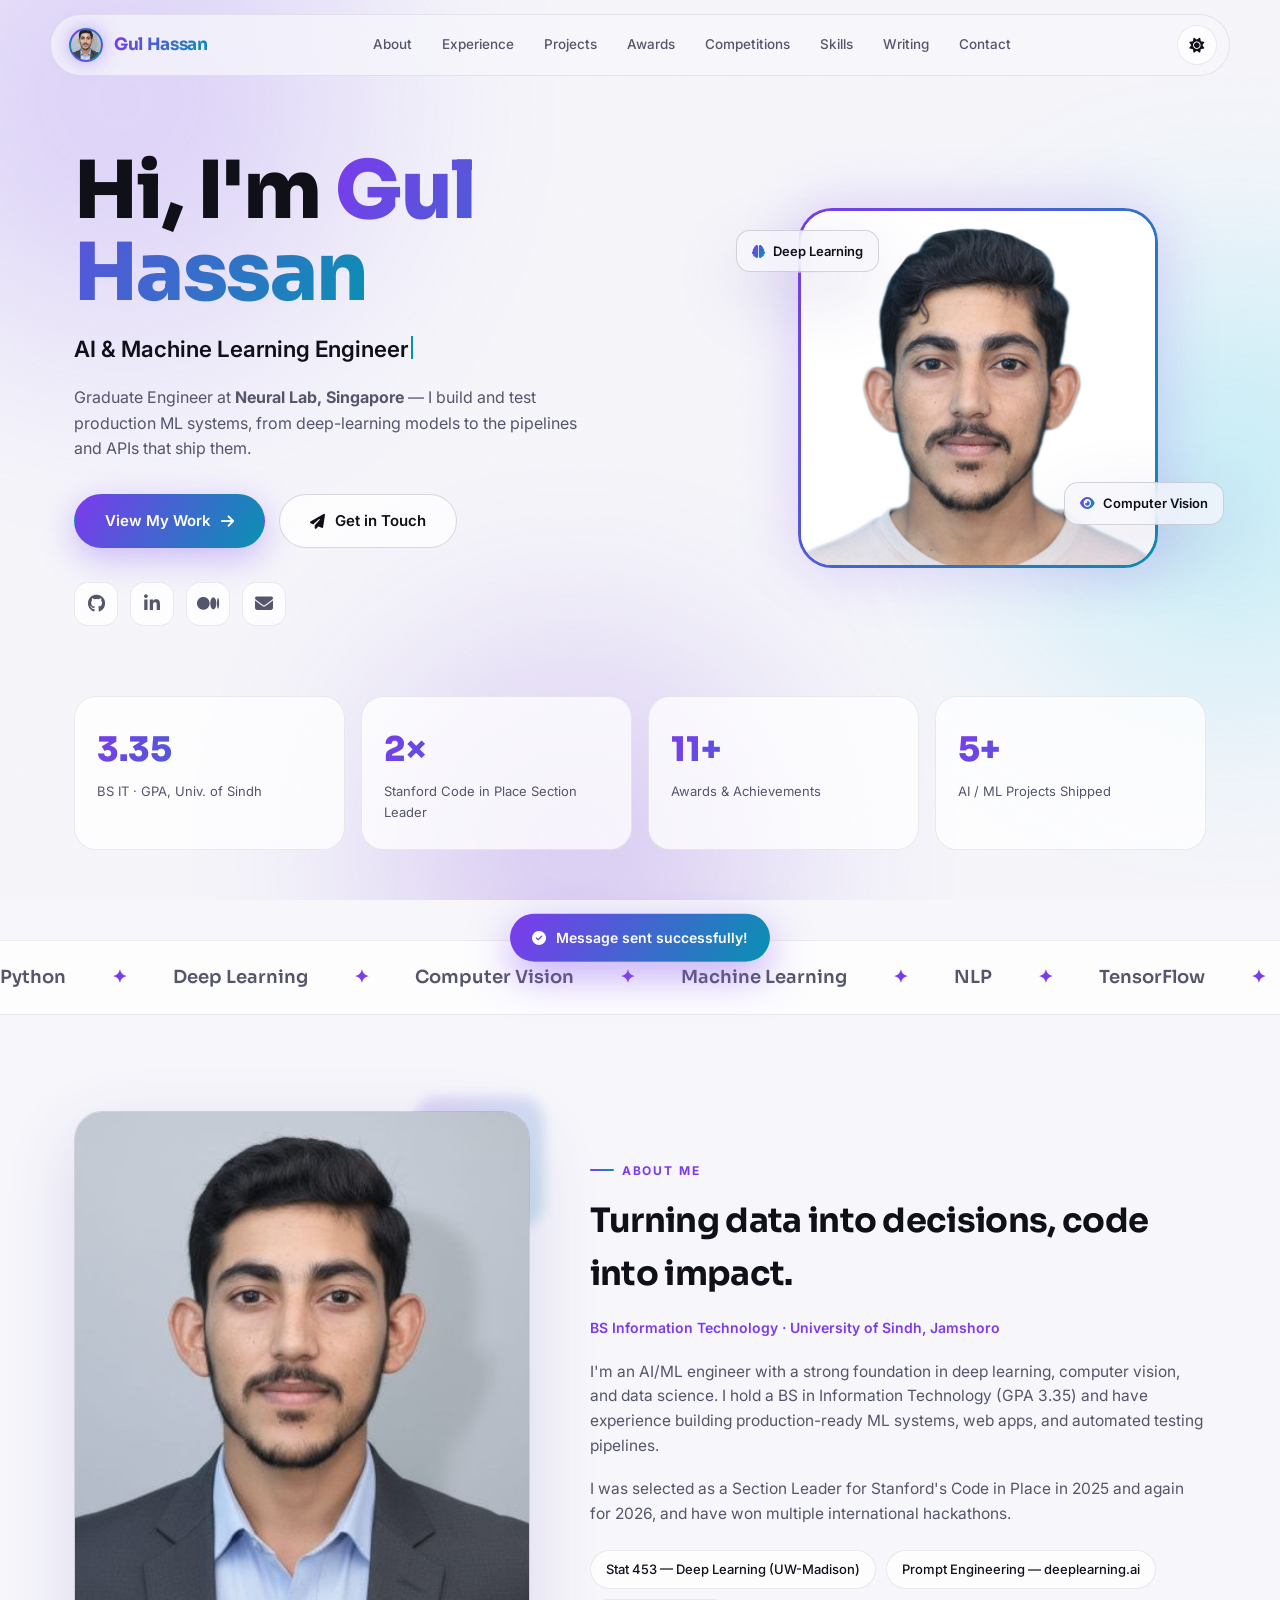
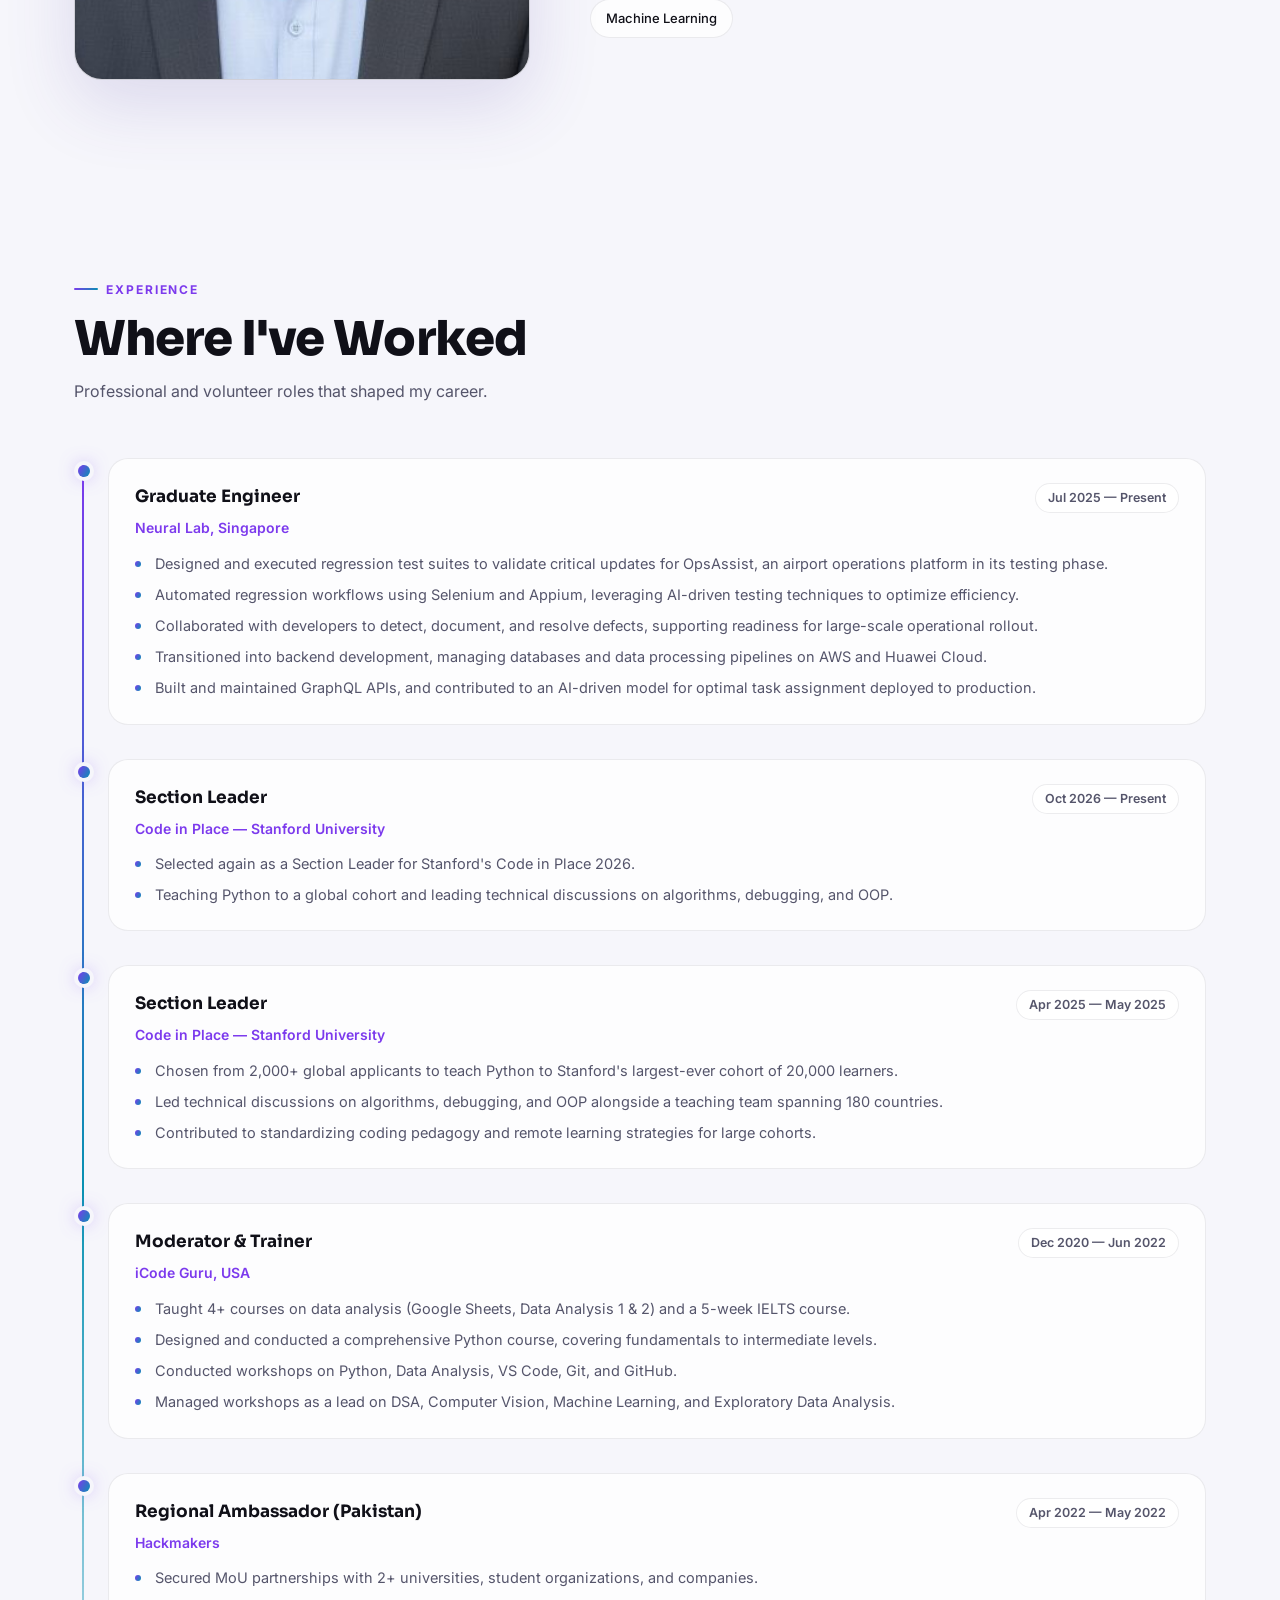
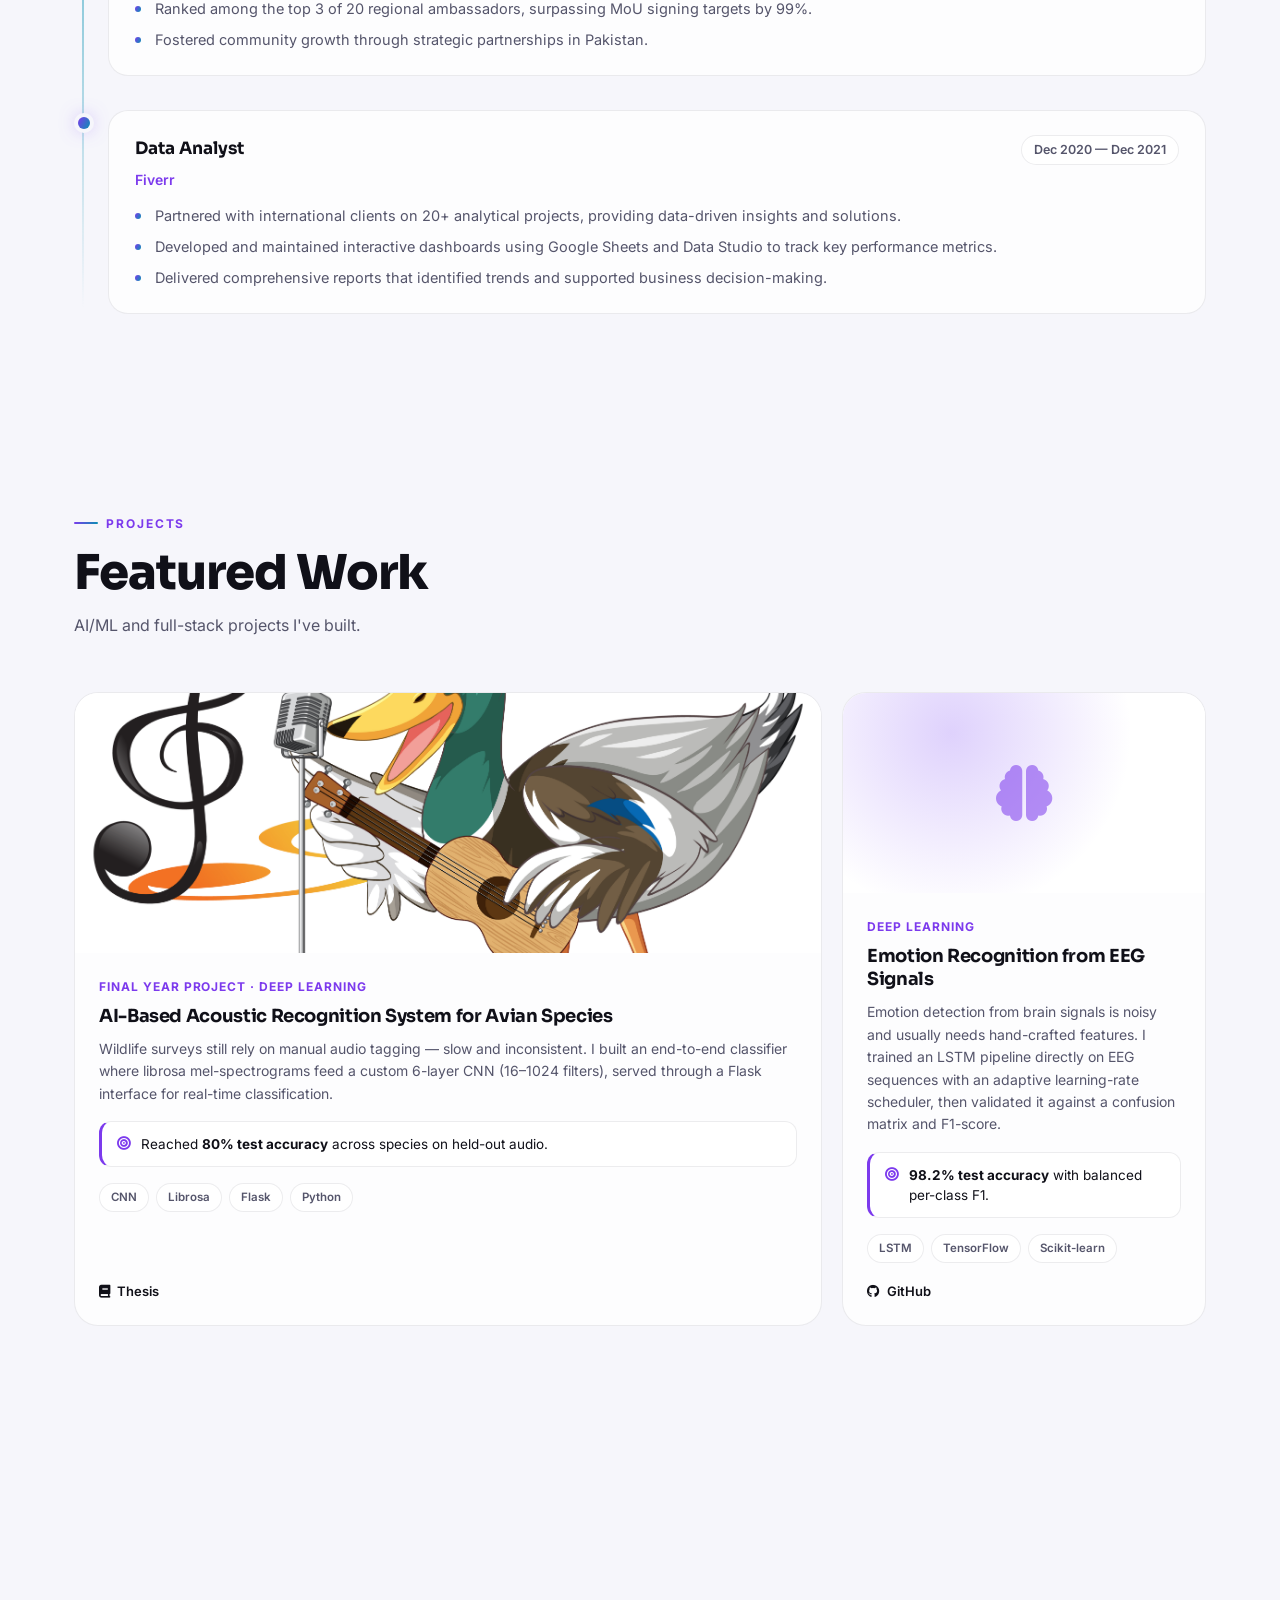
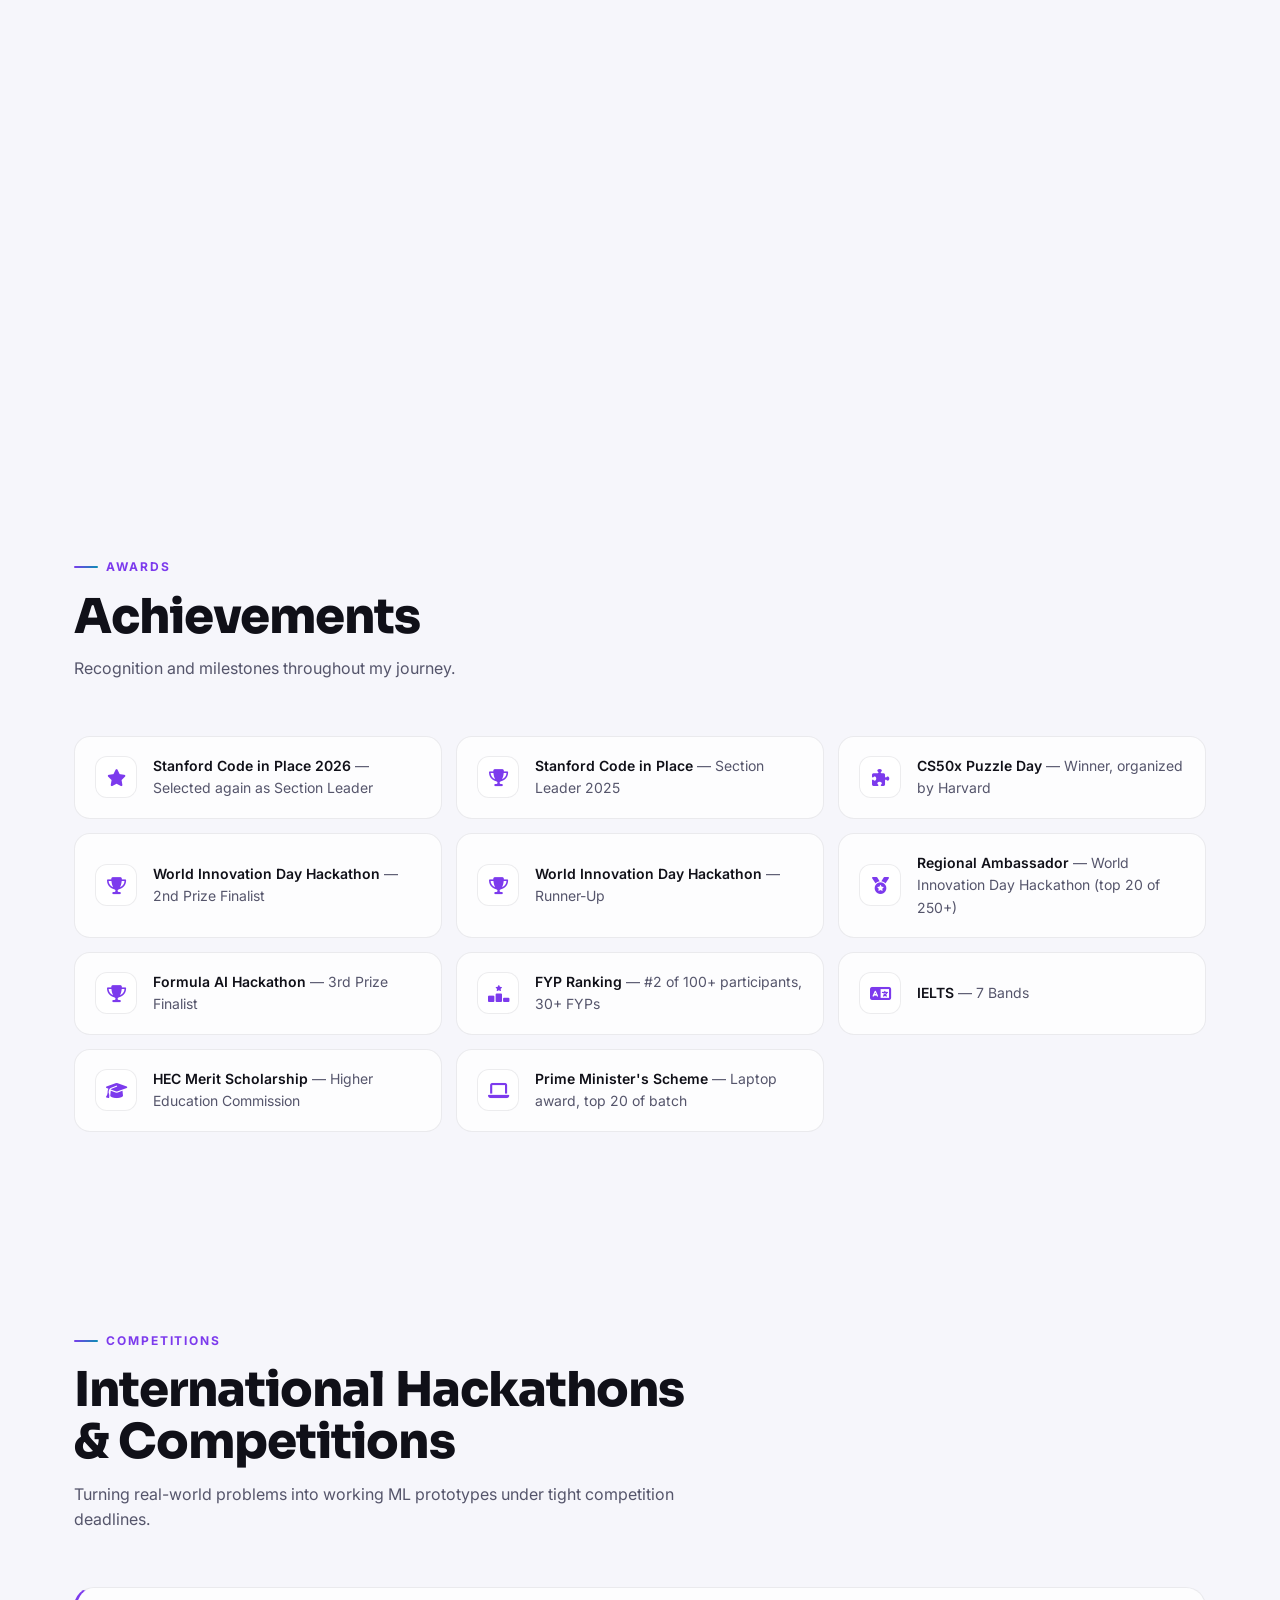
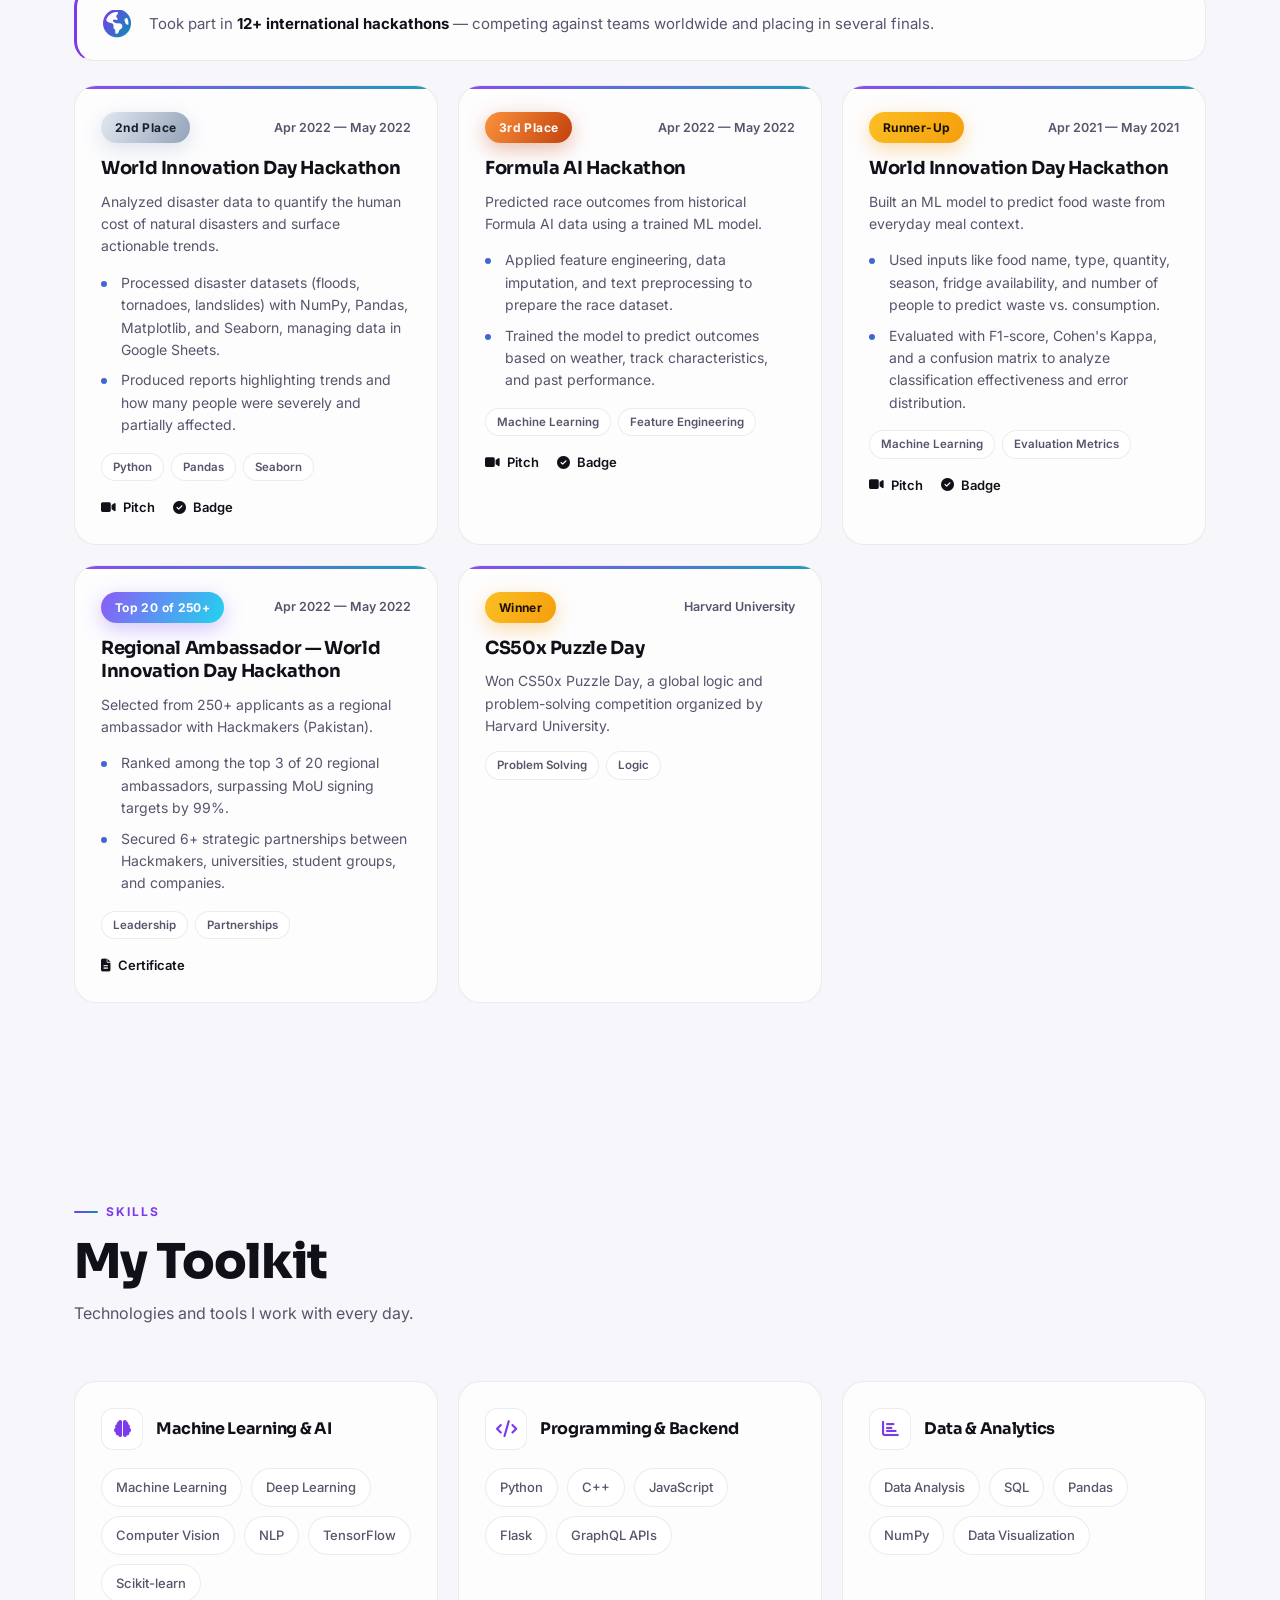
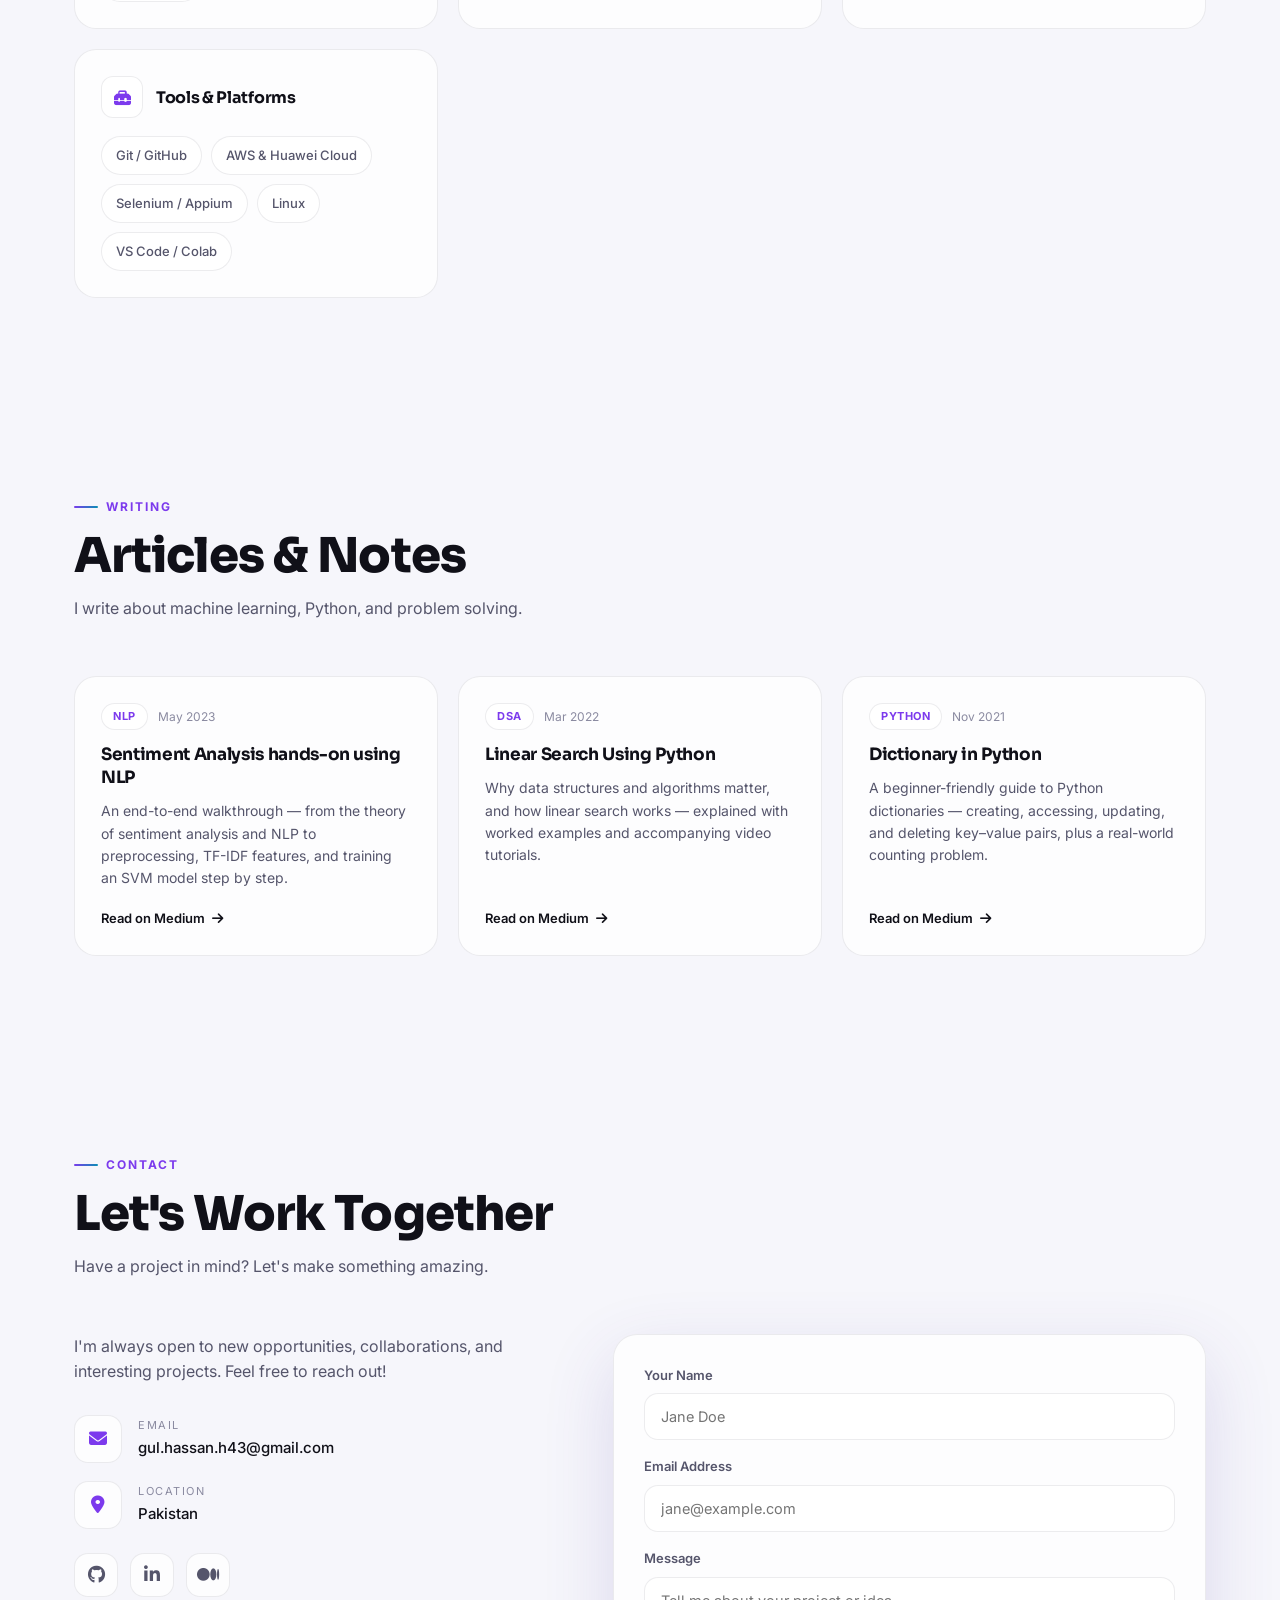
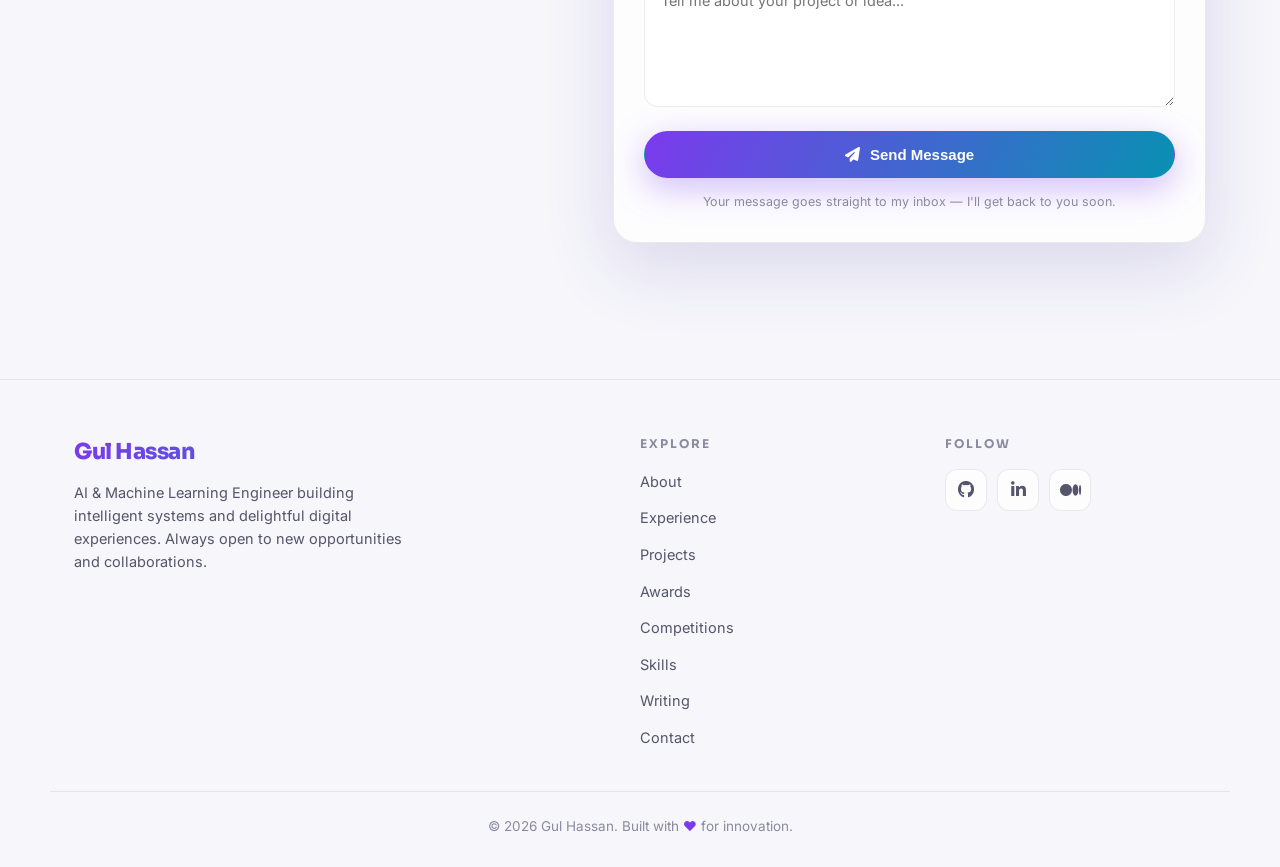
<file: index.html>
<!DOCTYPE html>
<html lang="en">
<head>
<meta charset="UTF-8" />
<meta name="viewport" content="width=device-width, initial-scale=1.0" />
<title>Gul Hassan — AI &amp; Machine Learning Engineer</title>
<meta name="description" content="Gul Hassan — AI & Machine Learning Engineer specializing in deep learning, computer vision, and production ML systems." />
<meta name="author" content="Gul Hassan" />
<link rel="canonical" href="https://gulhassan786.github.io/new.html" />
<meta property="og:type" content="website" />
<meta property="og:site_name" content="Gul Hassan — Portfolio" />
<meta property="og:title" content="Gul Hassan — AI & Machine Learning Engineer" />
<meta property="og:description" content="Graduate Engineer at Neural Lab. I build and test production ML systems — deep learning, computer vision, and data pipelines." />
<meta property="og:url" content="https://gulhassan786.github.io/new.html" />
<meta property="og:image" content="https://gulhassan786.github.io/assets/img/new.jpg" />
<meta name="twitter:card" content="summary_large_image" />
<meta name="twitter:title" content="Gul Hassan — AI & Machine Learning Engineer" />
<meta name="twitter:description" content="Graduate Engineer at Neural Lab. I build and test production ML systems — deep learning, computer vision, and data pipelines." />
<meta name="twitter:image" content="https://gulhassan786.github.io/assets/img/new.jpg" />
<script type="application/ld+json">
{
  "@context": "https://schema.org",
  "@type": "Person",
  "name": "Gul Hassan",
  "jobTitle": "Graduate Engineer",
  "worksFor": { "@type": "Organization", "name": "Neural Lab, Singapore" },
  "email": "gul.hassan.h43@gmail.com",
  "url": "https://gulhassan786.github.io/new.html",
  "image": "https://gulhassan786.github.io/assets/img/new.jpg",
  "address": { "@type": "PostalAddress", "addressCountry": "Pakistan" },
  "alumniOf": { "@type": "CollegeOrUniversity", "name": "University of Sindh, Jamshoro" },
  "knowsAbout": ["Machine Learning", "Deep Learning", "Computer Vision", "Natural Language Processing", "Data Analysis"],
  "sameAs": [
    "https://github.com/Gulhassan786",
    "https://www.linkedin.com/in/gul-hassan-7b188b202/",
    "https://medium.com/@gulhassanh49"
  ]
}
</script>
<link rel="icon" type="image/svg+xml" href="assets/img/favicon.svg" />
<link rel="alternate icon" type="image/png" href="assets/img/profile-icon.png" />
<link rel="apple-touch-icon" href="assets/img/profile-icon.png" />
<link rel="preconnect" href="https://fonts.googleapis.com" />
<link rel="preconnect" href="https://fonts.gstatic.com" crossorigin />
<link href="https://fonts.googleapis.com/css2?family=Sora:wght@300;400;500;600;700;800&family=Inter:wght@300;400;500;600;700&display=swap" rel="stylesheet" />
<link rel="stylesheet" href="https://cdnjs.cloudflare.com/ajax/libs/font-awesome/6.5.2/css/all.min.css" />
<script>
  (function () {
    var t = null;
    try { t = localStorage.getItem('theme'); } catch (e) {}
    if (t !== 'light' && t !== 'dark') {
      t = (window.matchMedia && window.matchMedia('(prefers-color-scheme: dark)').matches) ? 'dark' : 'light';
    }
    document.documentElement.setAttribute('data-theme', t);
  })();
</script>
<style>
  :root {
    color-scheme: dark;
    --bg: #07070b;
    --bg-soft: #0c0c14;
    --surface: rgba(255,255,255,0.035);
    --surface-2: rgba(255,255,255,0.06);
    --border: rgba(255,255,255,0.08);
    --border-strong: rgba(255,255,255,0.16);
    --text: #f4f4f9;
    --muted: #9d9db4;
    --muted-2: #6f6f86;
    --primary: #8b5cf6;
    --primary-2: #7c3aed;
    --accent: #22d3ee;
    --grad: linear-gradient(120deg, #8b5cf6, #22d3ee);
    --nav-bg: rgba(7,7,11,0.7);
    --shadow: 0 24px 70px rgba(0,0,0,0.55);
    --glow: 0 0 60px rgba(139,92,246,0.35);
  }

  [data-theme="light"] {
    color-scheme: light;
    --bg: #f6f6fb;
    --bg-soft: #ffffff;
    --surface: rgba(255,255,255,0.75);
    --surface-2: rgba(255,255,255,0.95);
    --border: rgba(16,16,40,0.08);
    --border-strong: rgba(16,16,40,0.16);
    --text: #101018;
    --muted: #55556b;
    --muted-2: #8a8aa0;
    --primary: #7c3aed;
    --primary-2: #6d28d9;
    --accent: #0891b2;
    --grad: linear-gradient(120deg, #7c3aed, #0891b2);
    --nav-bg: rgba(246,246,251,0.75);
    --shadow: 0 24px 70px rgba(80,60,160,0.16);
    --glow: 0 0 60px rgba(124,58,237,0.22);
  }

  * { margin: 0; padding: 0; box-sizing: border-box; }

  html { scroll-behavior: smooth; }

  body {
    font-family: 'Inter', system-ui, -apple-system, sans-serif;
    background: var(--bg);
    color: var(--text);
    line-height: 1.6;
    overflow-x: hidden;
    transition: background 0.4s ease, color 0.4s ease;
  }

  h1, h2, h3, h4, .brand span { font-family: 'Sora', sans-serif; letter-spacing: -0.02em; }

  a { color: inherit; }

  ::selection { background: rgba(139,92,246,0.35); }

  ::-webkit-scrollbar { width: 9px; }
  ::-webkit-scrollbar-track { background: var(--bg); }
  ::-webkit-scrollbar-thumb { background: linear-gradient(180deg, var(--primary), var(--accent)); border-radius: 99px; }

  .progress {
    position: fixed; top: 0; left: 0; height: 2px; width: 0;
    background: var(--grad); z-index: 999; transition: width 0.08s linear;
  }

  .aurora { position: fixed; inset: 0; z-index: -2; overflow: hidden; pointer-events: none; }
  .aurora span {
    position: absolute; border-radius: 50%; filter: blur(110px); opacity: 0.5;
    animation: float 18s ease-in-out infinite;
  }
  .aurora span:nth-child(1) { width: 480px; height: 480px; background: #8b5cf6; top: -140px; left: -120px; }
  .aurora span:nth-child(2) { width: 420px; height: 420px; background: #22d3ee; top: 30%; right: -160px; animation-delay: -6s; }
  .aurora span:nth-child(3) { width: 380px; height: 380px; background: #6d28d9; bottom: -140px; left: 30%; animation-delay: -11s; }
  [data-theme="light"] .aurora span { opacity: 0.22; }

  .grain {
    position: fixed; inset: 0; z-index: -1; pointer-events: none; opacity: 0.035;
    background-image: url("data:image/svg+xml,%3Csvg xmlns='http://www.w3.org/2000/svg' width='140' height='140'%3E%3Cfilter id='n'%3E%3CfeTurbulence type='fractalNoise' baseFrequency='0.9' numOctaves='3'/%3E%3C/filter%3E%3Crect width='100%25' height='100%25' filter='url(%23n)'/%3E%3C/svg%3E");
  }

  .cursor-glow {
    position: fixed; width: 500px; height: 500px; border-radius: 50%;
    pointer-events: none; z-index: 0; opacity: 0; transition: opacity 0.4s;
    background: radial-gradient(circle, rgba(139,92,246,0.12), transparent 62%);
    transform: translate(-50%, -50%);
  }

  .wrap { max-width: 1180px; margin: 0 auto; padding: 0 24px; }

  .nav {
    position: fixed; top: 0; left: 0; right: 0; z-index: 500;
    transition: all 0.4s ease;
  }
  .nav-inner {
    max-width: 1180px; margin: 14px auto 0; padding: 10px 12px 10px 18px;
    display: flex; align-items: center; justify-content: space-between; gap: 18px;
    background: var(--nav-bg); backdrop-filter: blur(18px); -webkit-backdrop-filter: blur(18px);
    border: 1px solid var(--border); border-radius: 100px;
    transition: all 0.4s ease;
  }
  .nav.scrolled .nav-inner { margin-top: 8px; box-shadow: var(--shadow); border-color: var(--border-strong); }

  .brand { display: flex; align-items: center; gap: 11px; text-decoration: none; font-weight: 700; font-size: 17px; }
  .brand img {
    width: 34px; height: 34px; border-radius: 50%; object-fit: cover;
    border: 2px solid transparent; background: var(--grad);
    box-shadow: 0 0 18px rgba(139,92,246,0.5);
  }
  .brand span { background: var(--grad); -webkit-background-clip: text; background-clip: text; -webkit-text-fill-color: transparent; }

  .nav-links { display: flex; align-items: center; gap: 4px; }
  .nav-links a {
    position: relative; padding: 9px 13px; border-radius: 100px; font-size: 13.5px; font-weight: 500;
    text-decoration: none; color: var(--muted); transition: all 0.3s;
  }
  .nav-links a:hover { color: var(--text); background: var(--surface-2); }
  .nav-links a.active { color: var(--text); background: var(--surface-2); }
  .nav-links a.active::after {
    content: ''; position: absolute; bottom: 5px; left: 50%; transform: translateX(-50%);
    width: 4px; height: 4px; border-radius: 50%; background: var(--grad);
  }

  .nav-actions { display: flex; align-items: center; gap: 8px; }
  .btn-cv {
    display: inline-flex; align-items: center; gap: 8px; padding: 9px 18px; border-radius: 100px;
    font-size: 13px; font-weight: 600; text-decoration: none; color: #fff;
    background: var(--grad); box-shadow: 0 6px 22px rgba(139,92,246,0.4); transition: transform 0.3s, box-shadow 0.3s;
  }
  .btn-cv:hover { transform: translateY(-2px); box-shadow: 0 10px 30px rgba(139,92,246,0.55); }
  .icon-btn {
    width: 40px; height: 40px; border-radius: 50%; border: 1px solid var(--border);
    background: var(--surface); color: var(--text); cursor: pointer; font-size: 15px;
    display: inline-flex; align-items: center; justify-content: center; transition: all 0.3s;
  }
  .icon-btn:hover { border-color: var(--border-strong); background: var(--surface-2); transform: translateY(-2px); }
  .burger { display: none; }

  .btn {
    display: inline-flex; align-items: center; justify-content: center; gap: 10px;
    padding: 14px 30px; border-radius: 100px; font-size: 15px; font-weight: 600;
    text-decoration: none; cursor: pointer; border: 1px solid transparent; transition: all 0.3s ease;
  }
  .btn-primary { background: var(--grad); color: #fff; box-shadow: 0 10px 34px rgba(139,92,246,0.4); }
  .btn-primary:hover { transform: translateY(-3px); box-shadow: 0 16px 44px rgba(139,92,246,0.55); }
  .btn-ghost { background: var(--surface); color: var(--text); border-color: var(--border-strong); }
  .btn-ghost:hover { background: var(--surface-2); transform: translateY(-3px); }

  .hero { position: relative; padding: 150px 0 90px; overflow: hidden; }
  .hero-grid {
    display: grid; grid-template-columns: 1.15fr 0.85fr; gap: 60px; align-items: center;
  }
  .pill {
    display: inline-flex; align-items: center; gap: 9px; padding: 8px 16px; border-radius: 100px;
    font-size: 13px; font-weight: 500; color: var(--text);
    background: var(--surface); border: 1px solid var(--border); margin-bottom: 22px;
  }
  .pill .dot { width: 8px; height: 8px; border-radius: 50%; background: #34d399; box-shadow: 0 0 0 0 rgba(52,211,153,0.6); animation: pulse 2s infinite; }

  .hero h1 { font-size: clamp(2.8rem, 6.5vw, 5rem); font-weight: 800; line-height: 1.02; margin-bottom: 18px; }
  .hero h1 .grad { background: var(--grad); -webkit-background-clip: text; background-clip: text; -webkit-text-fill-color: transparent; }
  .role { font-size: clamp(1.05rem, 2.2vw, 1.4rem); font-weight: 600; color: var(--text); min-height: 1.7em; margin-bottom: 16px; }
  .role .cursor { display: inline-block; width: 2px; height: 1.05em; background: var(--accent); margin-left: 3px; vertical-align: -2px; animation: blink 0.9s step-end infinite; }
  .hero-sub { color: var(--muted); font-size: 16px; max-width: 520px; margin-bottom: 32px; }
  .hero-cta { display: flex; gap: 14px; flex-wrap: wrap; margin-bottom: 34px; }
  .hero-social { display: flex; gap: 12px; }
  .hero-social a {
    width: 44px; height: 44px; border-radius: 14px; display: inline-flex; align-items: center; justify-content: center;
    background: var(--surface); border: 1px solid var(--border); color: var(--muted); font-size: 18px;
    text-decoration: none; transition: all 0.3s;
  }
  .hero-social a:hover { color: var(--text); border-color: var(--border-strong); transform: translateY(-4px); box-shadow: var(--glow); }

  .hero-visual { position: relative; display: flex; justify-content: center; }
  .hero-photo-frame {
    position: relative; width: min(360px, 82vw); aspect-ratio: 1; border-radius: 34px;
    padding: 3px; background: var(--grad); box-shadow: var(--glow);
  }
  .hero-photo-frame img {
    width: 100%; height: 100%; border-radius: 31px; object-fit: cover; object-position: center 20%;
    display: block; background: var(--bg-soft);
  }
  .float-chip {
    position: absolute; display: inline-flex; align-items: center; gap: 8px;
    padding: 10px 15px; border-radius: 14px; font-size: 13px; font-weight: 600;
    background: var(--nav-bg); backdrop-filter: blur(14px); border: 1px solid var(--border-strong);
    box-shadow: var(--shadow); animation: floatY 5s ease-in-out infinite;
  }
  .float-chip i { background: var(--grad); -webkit-background-clip: text; background-clip: text; -webkit-text-fill-color: transparent; }
  .chip-1 { top: 6%; left: -14px; }
  .chip-2 { bottom: 12%; right: -18px; animation-delay: -2.5s; }

  .marquee { border-top: 1px solid var(--border); border-bottom: 1px solid var(--border); padding: 22px 0; overflow: hidden; background: var(--surface); }
  .marquee-track { display: flex; gap: 46px; width: max-content; animation: marquee 32s linear infinite; }
  .marquee-track span { font-family: 'Sora', sans-serif; font-size: 18px; font-weight: 600; color: var(--muted); display: inline-flex; align-items: center; gap: 46px; white-space: nowrap; }
  .marquee-track span::after { content: '✦'; color: var(--primary); }
  .marquee:hover .marquee-track { animation-play-state: paused; }

  section.block { position: relative; padding: 96px 0; }
  .eyebrow {
    display: inline-flex; align-items: center; gap: 8px; font-size: 12px; font-weight: 700;
    letter-spacing: 0.16em; text-transform: uppercase; color: var(--primary); margin-bottom: 14px;
  }
  .eyebrow::before { content: ''; width: 24px; height: 2px; background: var(--grad); border-radius: 2px; }
  .sec-head { max-width: 640px; margin-bottom: 54px; }
  .sec-head h2 { font-size: clamp(1.9rem, 4vw, 3rem); font-weight: 800; line-height: 1.08; margin-bottom: 14px; }
  .sec-head p { color: var(--muted); font-size: 16px; }

  .stats { display: grid; grid-template-columns: repeat(4, 1fr); gap: 16px; margin-top: 70px; }
  .stat {
    padding: 26px 22px; border-radius: 22px; background: var(--surface);
    border: 1px solid var(--border); transition: all 0.35s;
  }
  .stat:hover { transform: translateY(-5px); border-color: var(--border-strong); background: var(--surface-2); }
  .stat .num { font-family: 'Sora', sans-serif; font-size: 34px; font-weight: 800; background: var(--grad); -webkit-background-clip: text; background-clip: text; -webkit-text-fill-color: transparent; }
  .stat .lbl { font-size: 13px; color: var(--muted); margin-top: 4px; }

  .about-grid { display: grid; grid-template-columns: 0.85fr 1.15fr; gap: 60px; align-items: center; }
  .about-photo { position: relative; }
  .about-photo img {
    width: 100%; border-radius: 28px; display: block; object-fit: cover; aspect-ratio: 4/5;
    border: 1px solid var(--border-strong); box-shadow: var(--shadow);
  }
  .about-photo::after {
    content: ''; position: absolute; inset: -14px -14px auto auto; width: 130px; height: 130px;
    border-radius: 24px; background: var(--grad); opacity: 0.18; z-index: -1; filter: blur(6px);
  }
  .about-text h3 { font-size: clamp(1.5rem, 3vw, 2.1rem); font-weight: 700; margin-bottom: 16px; }
  .about-text .tagline { color: var(--primary); font-weight: 600; font-size: 14px; margin-bottom: 20px; }
  .about-text p { color: var(--muted); margin-bottom: 18px; font-size: 15.5px; }
  .chips { display: flex; flex-wrap: wrap; gap: 10px; margin-top: 24px; }
  .chip {
    padding: 8px 15px; border-radius: 100px; font-size: 13px; font-weight: 500;
    background: var(--surface); border: 1px solid var(--border); color: var(--text);
  }

  .timeline { position: relative; padding-left: 34px; }
  .timeline::before { content: ''; position: absolute; left: 8px; top: 6px; bottom: 6px; width: 2px; background: linear-gradient(180deg, var(--primary), var(--accent), transparent); }
  .tl-item { position: relative; padding-bottom: 34px; }
  .tl-item:last-child { padding-bottom: 0; }
  .tl-item::before {
    content: ''; position: absolute; left: -30px; top: 7px; width: 12px; height: 12px; border-radius: 50%;
    background: var(--grad); box-shadow: 0 0 0 4px var(--bg), 0 0 18px rgba(139,92,246,0.7);
  }
  .tl-card {
    padding: 24px 26px; border-radius: 20px; background: var(--surface); border: 1px solid var(--border);
    transition: all 0.35s;
  }
  .tl-card:hover { transform: translateX(6px); border-color: var(--border-strong); background: var(--surface-2); }
  .tl-top { display: flex; justify-content: space-between; gap: 18px; align-items: baseline; flex-wrap: wrap; margin-bottom: 4px; }
  .tl-role { font-family: 'Sora', sans-serif; font-weight: 700; font-size: 17px; }
  .tl-date { font-size: 12.5px; font-weight: 600; color: var(--muted); padding: 4px 12px; border-radius: 100px; background: var(--surface-2); border: 1px solid var(--border); white-space: nowrap; }
  .tl-org { color: var(--primary); font-weight: 600; font-size: 14px; margin-bottom: 12px; }
  .tl-card ul { list-style: none; display: flex; flex-direction: column; gap: 8px; }
  .tl-card li { position: relative; padding-left: 20px; color: var(--muted); font-size: 14.5px; }
  .tl-card li::before { content: ''; position: absolute; left: 0; top: 9px; width: 6px; height: 6px; border-radius: 50%; background: var(--grad); }

  .skill-clusters { display: grid; grid-template-columns: repeat(auto-fit, minmax(min(100%, 280px), 1fr)); gap: 20px; }
  .cluster {
    padding: 26px; border-radius: 22px; background: var(--surface); border: 1px solid var(--border);
    transition: all 0.35s;
  }
  .cluster:hover { transform: translateY(-4px); border-color: var(--border-strong); background: var(--surface-2); }
  .cluster-head { display: flex; align-items: center; gap: 13px; margin-bottom: 18px; }
  .cluster-head i {
    width: 42px; height: 42px; border-radius: 12px; display: flex; align-items: center; justify-content: center;
    font-size: 17px; flex-shrink: 0; color: var(--primary); background: var(--surface-2); border: 1px solid var(--border);
  }
  .cluster-head h3 { font-size: 16px; font-weight: 700; }
  .cluster-tags { display: flex; flex-wrap: wrap; gap: 9px; }
  .cluster-tags span {
    padding: 8px 14px; border-radius: 100px; font-size: 13px; font-weight: 500;
    background: var(--bg-soft); border: 1px solid var(--border); color: var(--muted); transition: all 0.25s;
  }
  .cluster-tags span:hover { color: var(--text); border-color: var(--border-strong); transform: translateY(-2px); }

  .articles { display: grid; grid-template-columns: repeat(auto-fit, minmax(min(100%, 280px), 1fr)); gap: 20px; }
  .article {
    display: flex; flex-direction: column; padding: 26px; border-radius: 22px; text-decoration: none;
    background: var(--surface); border: 1px solid var(--border); transition: all 0.35s;
  }
  .article:hover { transform: translateY(-5px); border-color: var(--border-strong); background: var(--surface-2); box-shadow: var(--shadow); }
  .article-meta { display: flex; align-items: center; gap: 10px; font-size: 12px; color: var(--muted-2); margin-bottom: 14px; }
  .article-meta .a-tag { padding: 4px 11px; border-radius: 100px; font-size: 11px; font-weight: 700; letter-spacing: 0.05em; text-transform: uppercase; color: var(--primary); background: var(--surface-2); border: 1px solid var(--border); }
  .article h3 { font-size: 17px; font-weight: 700; line-height: 1.35; margin-bottom: 10px; }
  .article p { color: var(--muted); font-size: 14px; margin-bottom: 18px; flex: 1; }
  .article .a-link { font-size: 13px; font-weight: 600; color: var(--text); display: inline-flex; align-items: center; gap: 7px; }
  .article:hover .a-link { color: var(--primary); }

  .work-grid { display: grid; grid-template-columns: repeat(3, 1fr); gap: 20px; }
  .proj {
    position: relative; border-radius: 24px; overflow: hidden; background: var(--surface);
    border: 1px solid var(--border); display: flex; flex-direction: column; transition: all 0.4s;
  }
  .proj:hover { transform: translateY(-6px); border-color: var(--border-strong); box-shadow: var(--shadow); }
  .proj.feature { grid-column: span 2; }
  .proj-thumb {
    position: relative; height: 200px; overflow: hidden; display: flex; align-items: center; justify-content: center;
    background: radial-gradient(circle at 30% 20%, rgba(139,92,246,0.28), transparent 60%), var(--bg-soft);
  }
  .proj.feature .proj-thumb { height: 260px; }
  .proj-thumb img { width: 100%; height: 100%; object-fit: cover; transition: transform 0.6s ease; }
  .proj:hover .proj-thumb img { transform: scale(1.06); }
  .proj-thumb .ph-icon { font-size: 56px; color: var(--primary); opacity: 0.55; }
  .proj-body { padding: 24px; display: flex; flex-direction: column; flex: 1; }
  .proj-kicker { font-size: 12px; font-weight: 700; letter-spacing: 0.08em; text-transform: uppercase; color: var(--primary); margin-bottom: 8px; }
  .proj-body h3 { font-size: 18px; font-weight: 700; margin-bottom: 10px; line-height: 1.3; }
  .proj-body p { color: var(--muted); font-size: 14px; margin-bottom: 16px; }
  .proj-result {
    display: flex; align-items: flex-start; gap: 10px; padding: 12px 15px; margin-bottom: 16px;
    border-radius: 12px; font-size: 13.5px; color: var(--text); line-height: 1.5;
    background: var(--surface-2); border: 1px solid var(--border); border-left: 3px solid var(--primary);
  }
  .proj-result i { color: var(--primary); margin-top: 3px; }
  .proj-result b { font-weight: 700; }
  .tags { display: flex; flex-wrap: wrap; gap: 7px; margin-bottom: 18px; }
  .tags span { padding: 4px 11px; border-radius: 100px; font-size: 11.5px; font-weight: 600; background: var(--surface-2); border: 1px solid var(--border); color: var(--muted); }
  .proj-links { margin-top: auto; display: flex; gap: 16px; }
  .proj-links a { font-size: 13px; font-weight: 600; text-decoration: none; color: var(--text); display: inline-flex; align-items: center; gap: 7px; transition: color 0.3s; }
  .proj-links a:hover { color: var(--primary); }

  .awards-grid { display: grid; grid-template-columns: repeat(auto-fit, minmax(min(100%, 300px), 1fr)); gap: 14px; }
  .award {
    display: flex; align-items: center; gap: 16px; padding: 18px 20px; border-radius: 16px;
    background: var(--surface); border: 1px solid var(--border); transition: all 0.3s;
  }
  .award:hover { transform: translateY(-4px); border-color: var(--border-strong); background: var(--surface-2); }
  .award .ic {
    flex-shrink: 0; width: 42px; height: 42px; border-radius: 12px; display: flex; align-items: center; justify-content: center;
    font-size: 17px; color: var(--primary); background: var(--surface-2); border: 1px solid var(--border);
  }
  .award .txt { font-size: 14px; color: var(--muted); }
  .award .txt b { color: var(--text); font-weight: 600; }

  .comp-highlight {
    display: flex; align-items: center; gap: 18px; padding: 22px 26px; margin-bottom: 24px;
    border-radius: 20px; background: var(--surface); border: 1px solid var(--border);
    border-left: 3px solid var(--primary);
  }
  .comp-highlight i {
    font-size: 28px; flex-shrink: 0;
    background: var(--grad); -webkit-background-clip: text; background-clip: text; -webkit-text-fill-color: transparent;
  }
  .comp-highlight p { color: var(--muted); font-size: 15px; }
  .comp-highlight b { color: var(--text); font-weight: 700; }

  .comp-grid { display: grid; grid-template-columns: repeat(auto-fit, minmax(min(100%, 300px), 1fr)); gap: 20px; }
  .comp {
    position: relative; padding: 26px; border-radius: 22px; overflow: hidden;
    background: var(--surface); border: 1px solid var(--border); transition: all 0.35s;
  }
  .comp::before { content: ''; position: absolute; top: 0; left: 0; right: 0; height: 3px; background: var(--grad); opacity: 0.9; }
  .comp:hover { transform: translateY(-5px); border-color: var(--border-strong); background: var(--surface-2); box-shadow: var(--shadow); }
  .comp-top { display: flex; justify-content: space-between; align-items: center; gap: 14px; flex-wrap: wrap; margin-bottom: 14px; }
  .rank-badge {
    padding: 6px 14px; border-radius: 100px; font-size: 12px; font-weight: 700; letter-spacing: 0.03em;
    color: #fff; background: var(--grad); box-shadow: 0 6px 20px rgba(139,92,246,0.35);
  }
  .rank-badge.gold { background: linear-gradient(120deg, #fbbf24, #f59e0b); box-shadow: 0 6px 20px rgba(245,158,11,0.35); color: #1a1204; }
  .rank-badge.silver { background: linear-gradient(120deg, #e2e8f0, #94a3b8); box-shadow: 0 6px 20px rgba(148,163,184,0.3); color: #16202e; }
  .rank-badge.bronze { background: linear-gradient(120deg, #fb923c, #c2410c); box-shadow: 0 6px 20px rgba(194,65,12,0.35); }
  .rank-badge.blue { background: linear-gradient(120deg, #8b5cf6, #22d3ee); }
  .comp-date { font-size: 12.5px; font-weight: 600; color: var(--muted); }
  .comp h3 { font-size: 18px; font-weight: 700; margin-bottom: 10px; line-height: 1.3; }
  .comp-desc { color: var(--muted); font-size: 14px; margin-bottom: 14px; }
  .comp ul { list-style: none; display: flex; flex-direction: column; gap: 8px; margin-bottom: 16px; }
  .comp li { position: relative; padding-left: 20px; color: var(--muted); font-size: 14px; }
  .comp li::before { content: ''; position: absolute; left: 0; top: 9px; width: 6px; height: 6px; border-radius: 50%; background: var(--grad); }
  .comp-tags { display: flex; flex-wrap: wrap; gap: 7px; margin-bottom: 16px; }
  .comp-tags span { padding: 4px 11px; border-radius: 100px; font-size: 11.5px; font-weight: 600; background: var(--surface-2); border: 1px solid var(--border); color: var(--muted); }
  .comp-links { display: flex; gap: 18px; flex-wrap: wrap; }
  .comp-links a { font-size: 13px; font-weight: 600; text-decoration: none; color: var(--text); display: inline-flex; align-items: center; gap: 7px; transition: color 0.3s; }
  .comp-links a:hover { color: var(--primary); }

  .contact-grid { display: grid; grid-template-columns: 0.9fr 1.1fr; gap: 54px; align-items: start; }
  .contact-info p { color: var(--muted); margin-bottom: 30px; }
  .c-item { display: flex; align-items: center; gap: 16px; margin-bottom: 18px; text-decoration: none; }
  .c-item .ic {
    width: 48px; height: 48px; border-radius: 14px; flex-shrink: 0; display: flex; align-items: center; justify-content: center;
    font-size: 18px; color: var(--primary); background: var(--surface); border: 1px solid var(--border);
  }
  .c-item label { display: block; font-size: 11px; letter-spacing: 0.14em; text-transform: uppercase; color: var(--muted-2); }
  .c-item span { font-size: 15px; font-weight: 500; }
  .c-item:hover span { color: var(--primary); }

  .form-card {
    padding: 30px; border-radius: 24px; background: var(--surface); border: 1px solid var(--border); box-shadow: var(--shadow);
  }
  .field { margin-bottom: 16px; }
  .field label { display: block; font-size: 13px; font-weight: 600; margin-bottom: 8px; color: var(--muted); }
  .field input, .field textarea {
    width: 100%; padding: 14px 16px; border-radius: 14px; font-family: inherit; font-size: 14.5px;
    background: var(--bg-soft); color: var(--text); border: 1px solid var(--border); outline: none; transition: all 0.3s;
  }
  .field textarea { resize: vertical; min-height: 130px; }
  .field input:focus, .field textarea:focus { border-color: var(--primary); box-shadow: 0 0 0 4px rgba(139,92,246,0.14); }
  .form-card .btn { width: 100%; }
  .form-note { font-size: 12.5px; color: var(--muted-2); margin-top: 14px; text-align: center; }

  footer { border-top: 1px solid var(--border); padding: 54px 0 30px; margin-top: 40px; }
  .foot-grid { display: grid; grid-template-columns: 2fr 1fr 1fr; gap: 44px; }
  .foot-brand h3 { font-size: 22px; font-weight: 800; background: var(--grad); -webkit-background-clip: text; background-clip: text; -webkit-text-fill-color: transparent; margin-bottom: 12px; }
  .foot-brand p { color: var(--muted); font-size: 14.5px; max-width: 340px; }
  .foot-col h4 { font-size: 12px; letter-spacing: 0.16em; text-transform: uppercase; color: var(--muted-2); margin-bottom: 16px; }
  .foot-col ul { list-style: none; display: flex; flex-direction: column; gap: 11px; }
  .foot-col a { color: var(--muted); text-decoration: none; font-size: 14.5px; transition: color 0.3s, padding-left 0.3s; }
  .foot-col a:hover { color: var(--primary); padding-left: 5px; }
  .foot-social { display: flex; gap: 10px; }
  .foot-social a {
    width: 42px; height: 42px; border-radius: 12px; display: flex; align-items: center; justify-content: center;
    color: var(--muted); font-size: 17px; text-decoration: none; background: var(--surface); border: 1px solid var(--border); transition: all 0.3s;
  }
  .foot-social a:hover { color: var(--text); border-color: var(--border-strong); transform: translateY(-4px); }
  .foot-bottom { max-width: 1180px; margin: 40px auto 0; padding-top: 24px; border-top: 1px solid var(--border); text-align: center; color: var(--muted-2); font-size: 13.5px; }

  .toast {
    position: fixed; left: 50%; bottom: 24px; transform: translate(-50%, 180%);
    padding: 14px 22px; border-radius: 100px; font-size: 14px; font-weight: 600; color: #fff;
    background: var(--grad); box-shadow: 0 14px 40px rgba(139,92,246,0.5); z-index: 1000;
    display: flex; align-items: center; gap: 10px; text-align: left; line-height: 1.4;
    max-width: min(560px, calc(100vw - 32px)); transition: transform 0.5s cubic-bezier(.2,.9,.2,1);
  }
  .toast i { flex-shrink: 0; }
  .toast.show { transform: translate(-50%, 0); }

  .reveal { opacity: 0; transform: translateY(36px); transition: opacity 0.8s ease, transform 0.8s ease; }
  .reveal.visible { opacity: 1; transform: none; }

  @keyframes float { 0%,100% { transform: translate(0,0) scale(1); } 50% { transform: translate(30px,-30px) scale(1.08); } }
  @keyframes floatY { 0%,100% { transform: translateY(0); } 50% { transform: translateY(-14px); } }
  @keyframes blink { 50% { opacity: 0; } }
  @keyframes pulse { 0% { box-shadow: 0 0 0 0 rgba(52,211,153,0.6); } 70% { box-shadow: 0 0 0 9px rgba(52,211,153,0); } 100% { box-shadow: 0 0 0 0 rgba(52,211,153,0); } }
  @keyframes marquee { to { transform: translateX(-50%); } }

  @media (max-width: 1024px) {
    .nav-inner { margin: 10px 14px 0; padding: 8px 10px 8px 14px; }
    .burger { display: inline-flex; }
    .nav-links {
      position: fixed; top: 78px; left: 14px; right: 14px; flex-direction: column; align-items: stretch; gap: 4px;
      padding: 14px; border-radius: 22px; background: var(--nav-bg); backdrop-filter: blur(20px);
      border: 1px solid var(--border); box-shadow: var(--shadow);
      opacity: 0; visibility: hidden; transform: translateY(-10px); transition: all 0.3s;
    }
    .nav-links.open { opacity: 1; visibility: visible; transform: none; }
    .nav-links a { padding: 12px 16px; font-size: 15px; }
    .nav-links a.active::after { display: none; }
  }

  @media (max-width: 980px) {
    .hero-grid { grid-template-columns: 1fr; gap: 46px; text-align: center; }
    .hero-sub { margin-left: auto; margin-right: auto; }
    .hero-cta, .hero-social { justify-content: center; }
    .hero-visual { order: -1; }
    .about-grid { grid-template-columns: 1fr; gap: 40px; }
    .about-photo { max-width: 340px; margin: 0 auto; }
    .contact-grid { grid-template-columns: 1fr; gap: 40px; }
    .work-grid { grid-template-columns: 1fr 1fr; }
    .proj.feature { grid-column: span 2; }
    .foot-grid { grid-template-columns: 1fr 1fr; }
    .stats { grid-template-columns: repeat(2, 1fr); margin-top: 54px; }
  }

  @media (max-width: 760px) {
    .wrap { padding: 0 18px; }
    section.block { padding: 60px 0; }
    .hero { padding: 116px 0 56px; }
    .stats { gap: 12px; margin-top: 46px; }
    .stat { padding: 20px 18px; }
    .stat .num { font-size: 28px; }
    .work-grid { grid-template-columns: 1fr; }
    .proj.feature { grid-column: span 1; }
    .foot-grid { grid-template-columns: 1fr; gap: 34px; }
    .form-card { padding: 22px; }
    .sec-head { margin-bottom: 38px; }
    .timeline { padding-left: 26px; }
    .tl-card { padding: 20px; }
    .tl-item:hover .tl-card { transform: none; }
    .comp-highlight { flex-direction: column; align-items: flex-start; gap: 12px; padding: 20px; }
    .float-chip { font-size: 12px; padding: 8px 12px; }
    .chip-1 { left: -6px; }
    .chip-2 { right: -6px; }
    .toast { left: 12px; right: 12px; bottom: 16px; transform: translateY(180%); border-radius: 16px; max-width: none; }
    .toast.show { transform: translateY(0); }
  }

  @media (prefers-reduced-motion: reduce) {
    * { animation: none !important; transition: none !important; }
    .reveal { opacity: 1; transform: none; }
  }
</style>
</head>
<body>

<div class="progress" id="progress"></div>
<div class="aurora"><span></span><span></span><span></span></div>
<div class="grain"></div>
<div class="cursor-glow" id="cursorGlow"></div>

<header class="nav" id="nav">
  <div class="nav-inner">
    <a href="#home" class="brand">
      <img src="assets/img/new.jpg" alt="Gul Hassan" onerror="this.src='assets/img/profile-icon.png'" />
      <span>Gul Hassan</span>
    </a>
    <nav class="nav-links" id="navLinks">
      <a href="#about">About</a>
      <a href="#experience">Experience</a>
      <a href="#work">Projects</a>
      <a href="#awards">Awards</a>
      <a href="#competitions">Competitions</a>
      <a href="#skills">Skills</a>
      <a href="#writing">Writing</a>
      <a href="#contact">Contact</a>
    </nav>
    <div class="nav-actions">
      <button class="icon-btn" id="themeToggle" title="Toggle theme" aria-label="Toggle theme"><i class="fas fa-moon"></i></button>
      <button class="icon-btn burger" id="burger" title="Menu" aria-label="Menu"><i class="fas fa-bars"></i></button>
    </div>
  </div>
</header>

<main>
  <section class="hero" id="home">
    <div class="wrap hero-grid">
      <div class="hero-copy">
        <h1>Hi, I'm <span class="grad">Gul Hassan</span></h1>
        <div class="role" id="typewriter"></div>
        <p class="hero-sub">Graduate Engineer at <b>Neural Lab, Singapore</b> — I build and test production ML systems, from deep-learning models to the pipelines and APIs that ship them.</p>
        <div class="hero-cta">
          <a class="btn btn-primary" href="#work">View My Work <i class="fas fa-arrow-right"></i></a>
          <a class="btn btn-ghost" href="#contact"><i class="fas fa-paper-plane"></i> Get in Touch</a>
        </div>
        <div class="hero-social">
          <a href="https://github.com/Gulhassan786" target="_blank" rel="noopener" title="GitHub"><i class="fab fa-github"></i></a>
          <a href="https://www.linkedin.com/in/gul-hassan-7b188b202/" target="_blank" rel="noopener" title="LinkedIn"><i class="fab fa-linkedin-in"></i></a>
          <a href="https://medium.com/@gulhassanh49" target="_blank" rel="noopener" title="Medium"><i class="fab fa-medium"></i></a>
          <a href="mailto:gul.hassan.h43@gmail.com" title="Email"><i class="fas fa-envelope"></i></a>
        </div>
      </div>
      <div class="hero-visual">
        <div class="hero-photo-frame">
          <img src="assets/img/Hassan.JPG" alt="Gul Hassan" onerror="this.src='assets/img/new.jpg'" />
        </div>
        <div class="float-chip chip-1"><i class="fas fa-brain"></i> Deep Learning</div>
        <div class="float-chip chip-2"><i class="fas fa-eye"></i> Computer Vision</div>
      </div>
    </div>

    <div class="stats wrap">
      <div class="stat reveal"><div class="num">3.35</div><div class="lbl">BS IT · GPA, Univ. of Sindh</div></div>
      <div class="stat reveal"><div class="num">2×</div><div class="lbl">Stanford Code in Place Section Leader</div></div>
      <div class="stat reveal"><div class="num">11+</div><div class="lbl">Awards &amp; Achievements</div></div>
      <div class="stat reveal"><div class="num">5+</div><div class="lbl">AI / ML Projects Shipped</div></div>
    </div>
  </section>

  <div class="marquee" aria-hidden="true">
    <div class="marquee-track">
      <span>Python</span><span>Deep Learning</span><span>Computer Vision</span><span>Machine Learning</span><span>NLP</span><span>TensorFlow</span><span>Data Science</span><span>Flask</span><span>Problem Solving</span><span>Teaching</span>
      <span>Python</span><span>Deep Learning</span><span>Computer Vision</span><span>Machine Learning</span><span>NLP</span><span>TensorFlow</span><span>Data Science</span><span>Flask</span><span>Problem Solving</span><span>Teaching</span>
    </div>
  </div>

  <section class="block" id="about">
    <div class="wrap about-grid">
      <div class="about-photo reveal">
        <img src="assets/img/new.jpg" alt="Gul Hassan" onerror="this.src='assets/img/Hassan.JPG'" />
      </div>
      <div class="about-text reveal">
        <div class="eyebrow">About Me</div>
        <h3>Turning data into decisions, code into impact.</h3>
        <div class="tagline">BS Information Technology · University of Sindh, Jamshoro</div>
        <p>I'm an AI/ML engineer with a strong foundation in deep learning, computer vision, and data science. I hold a BS in Information Technology (GPA 3.35) and have experience building production-ready ML systems, web apps, and automated testing pipelines.</p>
        <p>I was selected as a Section Leader for Stanford's Code in Place in 2025 and again for 2026, and have won multiple international hackathons.</p>
        <div class="chips">
          <span class="chip">Stat 453 — Deep Learning (UW-Madison)</span>
          <span class="chip">Prompt Engineering — deeplearning.ai</span>
          <span class="chip">Machine Learning</span>
        </div>
      </div>
    </div>
  </section>

  <section class="block" id="experience">
    <div class="wrap">
      <div class="sec-head reveal">
        <div class="eyebrow">Experience</div>
        <h2>Where I've Worked</h2>
        <p>Professional and volunteer roles that shaped my career.</p>
      </div>
      <div class="timeline">
        <div class="tl-item reveal">
          <div class="tl-card">
            <div class="tl-top">
              <div class="tl-role">Graduate Engineer</div>
              <div class="tl-date">Jul 2025 — Present</div>
            </div>
            <div class="tl-org">Neural Lab, Singapore</div>
            <ul>
              <li>Designed and executed regression test suites to validate critical updates for OpsAssist, an airport operations platform in its testing phase.</li>
              <li>Automated regression workflows using Selenium and Appium, leveraging AI-driven testing techniques to optimize efficiency.</li>
              <li>Collaborated with developers to detect, document, and resolve defects, supporting readiness for large-scale operational rollout.</li>
              <li>Transitioned into backend development, managing databases and data processing pipelines on AWS and Huawei Cloud.</li>
              <li>Built and maintained GraphQL APIs, and contributed to an AI-driven model for optimal task assignment deployed to production.</li>
            </ul>
          </div>
        </div>
        <div class="tl-item reveal">
          <div class="tl-card">
            <div class="tl-top">
              <div class="tl-role">Section Leader</div>
              <div class="tl-date">Oct 2026 — Present</div>
            </div>
            <div class="tl-org">Code in Place — Stanford University</div>
            <ul>
              <li>Selected again as a Section Leader for Stanford's Code in Place 2026.</li>
              <li>Teaching Python to a global cohort and leading technical discussions on algorithms, debugging, and OOP.</li>
            </ul>
          </div>
        </div>
        <div class="tl-item reveal">
          <div class="tl-card">
            <div class="tl-top">
              <div class="tl-role">Section Leader</div>
              <div class="tl-date">Apr 2025 — May 2025</div>
            </div>
            <div class="tl-org">Code in Place — Stanford University</div>
            <ul>
              <li>Chosen from 2,000+ global applicants to teach Python to Stanford's largest-ever cohort of 20,000 learners.</li>
              <li>Led technical discussions on algorithms, debugging, and OOP alongside a teaching team spanning 180 countries.</li>
              <li>Contributed to standardizing coding pedagogy and remote learning strategies for large cohorts.</li>
            </ul>
          </div>
        </div>
        <div class="tl-item reveal">
          <div class="tl-card">
            <div class="tl-top">
              <div class="tl-role">Moderator &amp; Trainer</div>
              <div class="tl-date">Dec 2020 — Jun 2022</div>
            </div>
            <div class="tl-org">iCode Guru, USA</div>
            <ul>
              <li>Taught 4+ courses on data analysis (Google Sheets, Data Analysis 1 &amp; 2) and a 5-week IELTS course.</li>
              <li>Designed and conducted a comprehensive Python course, covering fundamentals to intermediate levels.</li>
              <li>Conducted workshops on Python, Data Analysis, VS Code, Git, and GitHub.</li>
              <li>Managed workshops as a lead on DSA, Computer Vision, Machine Learning, and Exploratory Data Analysis.</li>
            </ul>
          </div>
        </div>
        <div class="tl-item reveal">
          <div class="tl-card">
            <div class="tl-top">
              <div class="tl-role">Regional Ambassador (Pakistan)</div>
              <div class="tl-date">Apr 2022 — May 2022</div>
            </div>
            <div class="tl-org">Hackmakers</div>
            <ul>
              <li>Secured MoU partnerships with 2+ universities, student organizations, and companies.</li>
              <li>Ranked among the top 3 of 20 regional ambassadors, surpassing MoU signing targets by 99%.</li>
              <li>Fostered community growth through strategic partnerships in Pakistan.</li>
            </ul>
          </div>
        </div>
        <div class="tl-item reveal">
          <div class="tl-card">
            <div class="tl-top">
              <div class="tl-role">Data Analyst</div>
              <div class="tl-date">Dec 2020 — Dec 2021</div>
            </div>
            <div class="tl-org">Fiverr</div>
            <ul>
              <li>Partnered with international clients on 20+ analytical projects, providing data-driven insights and solutions.</li>
              <li>Developed and maintained interactive dashboards using Google Sheets and Data Studio to track key performance metrics.</li>
              <li>Delivered comprehensive reports that identified trends and supported business decision-making.</li>
            </ul>
          </div>
        </div>
      </div>
    </div>
  </section>

  <section class="block" id="work">
    <div class="wrap">
      <div class="sec-head reveal">
        <div class="eyebrow">Projects</div>
        <h2>Featured Work</h2>
        <p>AI/ML and full-stack projects I've built.</p>
      </div>
      <div class="work-grid">
        <div class="proj feature reveal">
          <div class="proj-thumb"><img src="assets/img/voice.jpg" alt="Bird species acoustic recognition" onerror="this.style.display='none'" /></div>
          <div class="proj-body">
            <div class="proj-kicker">Final Year Project · Deep Learning</div>
            <h3>AI-Based Acoustic Recognition System for Avian Species</h3>
            <p>Wildlife surveys still rely on manual audio tagging — slow and inconsistent. I built an end-to-end classifier where librosa mel-spectrograms feed a custom 6-layer CNN (16–1024 filters), served through a Flask interface for real-time classification.</p>
            <div class="proj-result"><i class="fas fa-bullseye"></i><span>Reached <b>80% test accuracy</b> across species on held-out audio.</span></div>
            <div class="tags"><span>CNN</span><span>Librosa</span><span>Flask</span><span>Python</span></div>
            <div class="proj-links"><a href="https://drive.google.com/file/d/1QZz4oI83lXkKqG-AcVcJi1IoOvxJVQVf/view?usp=sharing" target="_blank" rel="noopener"><i class="fas fa-book"></i> Thesis</a></div>
          </div>
        </div>
        <div class="proj reveal">
          <div class="proj-thumb"><i class="fas fa-brain ph-icon"></i></div>
          <div class="proj-body">
            <div class="proj-kicker">Deep Learning</div>
            <h3>Emotion Recognition from EEG Signals</h3>
            <p>Emotion detection from brain signals is noisy and usually needs hand-crafted features. I trained an LSTM pipeline directly on EEG sequences with an adaptive learning-rate scheduler, then validated it against a confusion matrix and F1-score.</p>
            <div class="proj-result"><i class="fas fa-bullseye"></i><span><b>98.2% test accuracy</b> with balanced per-class F1.</span></div>
            <div class="tags"><span>LSTM</span><span>TensorFlow</span><span>Scikit-learn</span></div>
            <div class="proj-links"><a href="https://github.com/Gulhassan786/Emotions-classification-using-EEG-LSTM-" target="_blank" rel="noopener"><i class="fab fa-github"></i> GitHub</a></div>
          </div>
        </div>
        <div class="proj reveal">
          <div class="proj-thumb"><i class="fas fa-x-ray ph-icon"></i></div>
          <div class="proj-body">
            <div class="proj-kicker">Transfer Learning</div>
            <h3>Automated Brain Tumor Detection Using MRI Scans</h3>
            <p>Early tumor diagnosis is limited by radiologist time. I fine-tuned EfficientNetB0 via transfer learning on a Kaggle MRI dataset with OpenCV preprocessing to classify scans automatically.</p>
            <div class="proj-result"><i class="fas fa-bullseye"></i><span><b>98% test accuracy</b>, validated with precision, recall, and F1.</span></div>
            <div class="tags"><span>EfficientNetB0</span><span>OpenCV</span><span>TensorFlow</span></div>
            <div class="proj-links"><a href="https://github.com/Gulhassan786/brain-tumor-classification-transfer-learning" target="_blank" rel="noopener"><i class="fab fa-github"></i> GitHub</a></div>
          </div>
        </div>
        <div class="proj reveal">
          <div class="proj-thumb"><img src="assets/img/sentiment.jpg" alt="Sentiment classification" onerror="this.style.display='none'" /></div>
          <div class="proj-body">
            <div class="proj-kicker">NLP</div>
            <h3>Sentiment Classification with Computational Linguistics</h3>
            <p>Rather than assume a model, I benchmarked five algorithms on an NLP preprocessing pipeline (NLTK + TF-IDF) to find the most reliable text classifier, then shipped the winner as a live app.</p>
            <div class="proj-result"><i class="fas fa-bullseye"></i><span>SVM won with a <b>0.89 F1-score</b>; deployed on Streamlit.</span></div>
            <div class="tags"><span>SVM</span><span>NLTK</span><span>Streamlit</span></div>
            <div class="proj-links">
              <a href="https://github.com/Gulhassan786/Sentiment-Analysis" target="_blank" rel="noopener"><i class="fab fa-github"></i> GitHub</a>
              <a href="https://sentiment-detection.streamlit.app/" target="_blank" rel="noopener"><i class="fas fa-arrow-up-right-from-square"></i> Web App</a>
            </div>
          </div>
        </div>
        <div class="proj reveal">
          <div class="proj-thumb"><img src="assets/img/handdigit.png" alt="Handwritten digit recognition" onerror="this.style.display='none'" /></div>
          <div class="proj-body">
            <div class="proj-kicker">Computer Vision</div>
            <h3>Intelligent Handwritten Digit Recognition</h3>
            <p>I benchmarked a classical SVM against deep nets on normalized, resized MNIST data to test how far simpler models go before reaching for a neural network.</p>
            <div class="proj-result"><i class="fas fa-bullseye"></i><span><b>97.82% test accuracy</b>; live on Hugging Face.</span></div>
            <div class="tags"><span>SVM</span><span>MNIST</span><span>Hugging Face</span></div>
            <div class="proj-links"><a href="https://huggingface.co/spaces/Gul-Hassan/Digit-recognation" target="_blank" rel="noopener"><i class="fas fa-arrow-up-right-from-square"></i> Web App</a></div>
          </div>
        </div>
      </div>
    </div>
  </section>

  <section class="block" id="awards">
    <div class="wrap">
      <div class="sec-head reveal">
        <div class="eyebrow">Awards</div>
        <h2>Achievements</h2>
        <p>Recognition and milestones throughout my journey.</p>
      </div>
      <div class="awards-grid">
        <div class="award reveal"><div class="ic"><i class="fas fa-star"></i></div><div class="txt"><b>Stanford Code in Place 2026</b> — Selected again as Section Leader</div></div>
        <div class="award reveal"><div class="ic"><i class="fas fa-trophy"></i></div><div class="txt"><b>Stanford Code in Place</b> — Section Leader 2025</div></div>
        <div class="award reveal"><div class="ic"><i class="fas fa-puzzle-piece"></i></div><div class="txt"><b>CS50x Puzzle Day</b> — Winner, organized by Harvard</div></div>
        <div class="award reveal"><div class="ic"><i class="fas fa-trophy"></i></div><div class="txt"><b>World Innovation Day Hackathon</b> — 2nd Prize Finalist</div></div>
        <div class="award reveal"><div class="ic"><i class="fas fa-trophy"></i></div><div class="txt"><b>World Innovation Day Hackathon</b> — Runner-Up</div></div>
        <div class="award reveal"><div class="ic"><i class="fas fa-medal"></i></div><div class="txt"><b>Regional Ambassador</b> — World Innovation Day Hackathon (top 20 of 250+)</div></div>
        <div class="award reveal"><div class="ic"><i class="fas fa-trophy"></i></div><div class="txt"><b>Formula AI Hackathon</b> — 3rd Prize Finalist</div></div>
        <div class="award reveal"><div class="ic"><i class="fas fa-ranking-star"></i></div><div class="txt"><b>FYP Ranking</b> — #2 of 100+ participants, 30+ FYPs</div></div>
        <div class="award reveal"><div class="ic"><i class="fas fa-language"></i></div><div class="txt"><b>IELTS</b> — 7 Bands</div></div>
        <div class="award reveal"><div class="ic"><i class="fas fa-graduation-cap"></i></div><div class="txt"><b>HEC Merit Scholarship</b> — Higher Education Commission</div></div>
        <div class="award reveal"><div class="ic"><i class="fas fa-laptop"></i></div><div class="txt"><b>Prime Minister's Scheme</b> — Laptop award, top 20 of batch</div></div>
      </div>
    </div>
  </section>

  <section class="block" id="competitions">
    <div class="wrap">
      <div class="sec-head reveal">
        <div class="eyebrow">Competitions</div>
        <h2>International Hackathons &amp; Competitions</h2>
        <p>Turning real-world problems into working ML prototypes under tight competition deadlines.</p>
      </div>

      <div class="comp-highlight reveal">
        <i class="fas fa-earth-americas"></i>
        <p>Took part in <b>12+ international hackathons</b> — competing against teams worldwide and placing in several finals.</p>
      </div>

      <div class="comp-grid">
        <div class="comp reveal">
          <div class="comp-top">
            <span class="rank-badge silver">2nd Place</span>
            <span class="comp-date">Apr 2022 — May 2022</span>
          </div>
          <h3>World Innovation Day Hackathon</h3>
          <p class="comp-desc">Analyzed disaster data to quantify the human cost of natural disasters and surface actionable trends.</p>
          <ul>
            <li>Processed disaster datasets (floods, tornadoes, landslides) with NumPy, Pandas, Matplotlib, and Seaborn, managing data in Google Sheets.</li>
            <li>Produced reports highlighting trends and how many people were severely and partially affected.</li>
          </ul>
          <div class="comp-tags"><span>Python</span><span>Pandas</span><span>Seaborn</span></div>
          <div class="comp-links">
            <a href="https://www.youtube.com/live/PekZczFhDi4?si=MWKkObYGxrnk0Oyy&t=1630" target="_blank" rel="noopener"><i class="fas fa-video"></i> Pitch</a>
            <a href="https://au.badgr.com/public/assertions/5ERL7-jGTMenN76TLHYq6g" target="_blank" rel="noopener"><i class="fas fa-circle-check"></i> Badge</a>
          </div>
        </div>

        <div class="comp reveal">
          <div class="comp-top">
            <span class="rank-badge bronze">3rd Place</span>
            <span class="comp-date">Apr 2022 — May 2022</span>
          </div>
          <h3>Formula AI Hackathon</h3>
          <p class="comp-desc">Predicted race outcomes from historical Formula AI data using a trained ML model.</p>
          <ul>
            <li>Applied feature engineering, data imputation, and text preprocessing to prepare the race dataset.</li>
            <li>Trained the model to predict outcomes based on weather, track characteristics, and past performance.</li>
          </ul>
          <div class="comp-tags"><span>Machine Learning</span><span>Feature Engineering</span></div>
          <div class="comp-links">
            <a href="https://www.youtube.com/watch?v=2yS0BoQS-3Q" target="_blank" rel="noopener"><i class="fas fa-video"></i> Pitch</a>
            <a href="https://au.badgr.com/public/assertions/TeMHvYAKQTaUC5CP2eYBAQ" target="_blank" rel="noopener"><i class="fas fa-circle-check"></i> Badge</a>
          </div>
        </div>

        <div class="comp reveal">
          <div class="comp-top">
            <span class="rank-badge gold">Runner-Up</span>
            <span class="comp-date">Apr 2021 — May 2021</span>
          </div>
          <h3>World Innovation Day Hackathon</h3>
          <p class="comp-desc">Built an ML model to predict food waste from everyday meal context.</p>
          <ul>
            <li>Used inputs like food name, type, quantity, season, fridge availability, and number of people to predict waste vs. consumption.</li>
            <li>Evaluated with F1-score, Cohen's Kappa, and a confusion matrix to analyze classification effectiveness and error distribution.</li>
          </ul>
          <div class="comp-tags"><span>Machine Learning</span><span>Evaluation Metrics</span></div>
          <div class="comp-links">
            <a href="https://www.youtube.com/live/EpF-33rksoU?si=fbBiE135TK9aM7jY&t=1525" target="_blank" rel="noopener"><i class="fas fa-video"></i> Pitch</a>
            <a href="https://au.badgr.com/public/assertions/Nn9MpxPVRW2-JIJMm2N3vQ" target="_blank" rel="noopener"><i class="fas fa-circle-check"></i> Badge</a>
          </div>
        </div>

        <div class="comp reveal">
          <div class="comp-top">
            <span class="rank-badge blue">Top 20 of 250+</span>
            <span class="comp-date">Apr 2022 — May 2022</span>
          </div>
          <h3>Regional Ambassador — World Innovation Day Hackathon</h3>
          <p class="comp-desc">Selected from 250+ applicants as a regional ambassador with Hackmakers (Pakistan).</p>
          <ul>
            <li>Ranked among the top 3 of 20 regional ambassadors, surpassing MoU signing targets by 99%.</li>
            <li>Secured 6+ strategic partnerships between Hackmakers, universities, student groups, and companies.</li>
          </ul>
          <div class="comp-tags"><span>Leadership</span><span>Partnerships</span></div>
          <div class="comp-links">
            <a href="https://drive.google.com/file/d/10PXvoPI2t7wQfN18Q0VT_nKr1Rac9fTN/view?usp=sharing" target="_blank" rel="noopener"><i class="fas fa-file-lines"></i> Certificate</a>
          </div>
        </div>

        <div class="comp reveal">
          <div class="comp-top">
            <span class="rank-badge gold">Winner</span>
            <span class="comp-date">Harvard University</span>
          </div>
          <h3>CS50x Puzzle Day</h3>
          <p class="comp-desc">Won CS50x Puzzle Day, a global logic and problem-solving competition organized by Harvard University.</p>
          <div class="comp-tags"><span>Problem Solving</span><span>Logic</span></div>
        </div>
      </div>
    </div>
  </section>

  <section class="block" id="skills">
    <div class="wrap">
      <div class="sec-head reveal">
        <div class="eyebrow">Skills</div>
        <h2>My Toolkit</h2>
        <p>Technologies and tools I work with every day.</p>
      </div>
      <div class="skill-clusters">
        <div class="cluster reveal">
          <div class="cluster-head"><i class="fas fa-brain"></i><h3>Machine Learning &amp; AI</h3></div>
          <div class="cluster-tags">
            <span>Machine Learning</span><span>Deep Learning</span><span>Computer Vision</span><span>NLP</span><span>TensorFlow</span><span>Scikit-learn</span>
          </div>
        </div>
        <div class="cluster reveal">
          <div class="cluster-head"><i class="fas fa-code"></i><h3>Programming &amp; Backend</h3></div>
          <div class="cluster-tags">
            <span>Python</span><span>C++</span><span>JavaScript</span><span>Flask</span><span>GraphQL APIs</span>
          </div>
        </div>
        <div class="cluster reveal">
          <div class="cluster-head"><i class="fas fa-chart-bar"></i><h3>Data &amp; Analytics</h3></div>
          <div class="cluster-tags">
            <span>Data Analysis</span><span>SQL</span><span>Pandas</span><span>NumPy</span><span>Data Visualization</span>
          </div>
        </div>
        <div class="cluster reveal">
          <div class="cluster-head"><i class="fas fa-toolbox"></i><h3>Tools &amp; Platforms</h3></div>
          <div class="cluster-tags">
            <span>Git / GitHub</span><span>AWS &amp; Huawei Cloud</span><span>Selenium / Appium</span><span>Linux</span><span>VS Code / Colab</span>
          </div>
        </div>
      </div>
    </div>
  </section>

  <section class="block" id="writing">
    <div class="wrap">
      <div class="sec-head reveal">
        <div class="eyebrow">Writing</div>
        <h2>Articles &amp; Notes</h2>
        <p>I write about machine learning, Python, and problem solving.</p>
      </div>
      <div class="articles">
        <a class="article reveal" href="https://medium.com/@gulhassanh49/sentiment-analysis-hands-on-using-nlp-5afee954dabd" target="_blank" rel="noopener">
          <div class="article-meta"><span class="a-tag">NLP</span><span>May 2023</span></div>
          <h3>Sentiment Analysis hands-on using NLP</h3>
          <p>An end-to-end walkthrough — from the theory of sentiment analysis and NLP to preprocessing, TF-IDF features, and training an SVM model step by step.</p>
          <span class="a-link">Read on Medium <i class="fas fa-arrow-right"></i></span>
        </a>
        <a class="article reveal" href="https://medium.com/@gulhassanh49/linear-search-using-python-90309eab323d" target="_blank" rel="noopener">
          <div class="article-meta"><span class="a-tag">DSA</span><span>Mar 2022</span></div>
          <h3>Linear Search Using Python</h3>
          <p>Why data structures and algorithms matter, and how linear search works — explained with worked examples and accompanying video tutorials.</p>
          <span class="a-link">Read on Medium <i class="fas fa-arrow-right"></i></span>
        </a>
        <a class="article reveal" href="https://medium.com/@gulhassanh49/dictionary-in-python-db0f7c11534b" target="_blank" rel="noopener">
          <div class="article-meta"><span class="a-tag">Python</span><span>Nov 2021</span></div>
          <h3>Dictionary in Python</h3>
          <p>A beginner-friendly guide to Python dictionaries — creating, accessing, updating, and deleting key–value pairs, plus a real-world counting problem.</p>
          <span class="a-link">Read on Medium <i class="fas fa-arrow-right"></i></span>
        </a>
      </div>
    </div>
  </section>

  <section class="block" id="contact">
    <div class="wrap">
      <div class="sec-head reveal">
        <div class="eyebrow">Contact</div>
        <h2>Let's Work Together</h2>
        <p>Have a project in mind? Let's make something amazing.</p>
      </div>
      <div class="contact-grid">
        <div class="contact-info reveal">
          <p>I'm always open to new opportunities, collaborations, and interesting projects. Feel free to reach out!</p>
          <a class="c-item" href="mailto:gul.hassan.h43@gmail.com">
            <div class="ic"><i class="fas fa-envelope"></i></div>
            <div><label>Email</label><span>gul.hassan.h43@gmail.com</span></div>
          </a>
          <div class="c-item">
            <div class="ic"><i class="fas fa-location-dot"></i></div>
            <div><label>Location</label><span>Pakistan</span></div>
          </div>
          <div class="hero-social" style="margin-top: 24px;">
            <a href="https://github.com/Gulhassan786" target="_blank" rel="noopener" title="GitHub"><i class="fab fa-github"></i></a>
            <a href="https://www.linkedin.com/in/gul-hassan-7b188b202/" target="_blank" rel="noopener" title="LinkedIn"><i class="fab fa-linkedin-in"></i></a>
            <a href="https://medium.com/@gulhassanh49" target="_blank" rel="noopener" title="Medium"><i class="fab fa-medium"></i></a>
          </div>
        </div>

        <form class="form-card reveal" id="FORM_ID" method="POST" action="https://formsubmit.co/ajax/gul.hassan.h43@gmail.com">
          <input type="hidden" name="_subject" value="New message from your portfolio" />
          <input type="hidden" name="_template" value="table" />
          <input type="hidden" name="_captcha" value="false" />
          <input type="text" name="_honey" tabindex="-1" autocomplete="off" style="display:none" aria-hidden="true" />
          <div class="field">
            <label for="Name">Your Name</label>
            <input id="Name" type="text" name="name" placeholder="Jane Doe" autocomplete="name" required />
          </div>
          <div class="field">
            <label for="Email">Email Address</label>
            <input id="Email" type="email" name="email" placeholder="jane@example.com" autocomplete="email" required />
          </div>
          <div class="field">
            <label for="Message">Message</label>
            <textarea id="Message" name="message" placeholder="Tell me about your project or idea..." required></textarea>
          </div>
          <button type="submit" class="btn btn-primary"><i class="fas fa-paper-plane"></i> Send Message</button>
          <p class="form-note">Your message goes straight to my inbox — I'll get back to you soon.</p>
        </form>
      </div>
    </div>
  </section>
</main>

<footer>
  <div class="wrap foot-grid">
    <div class="foot-brand">
      <h3>Gul Hassan</h3>
      <p>AI &amp; Machine Learning Engineer building intelligent systems and delightful digital experiences. Always open to new opportunities and collaborations.</p>
    </div>
    <div class="foot-col">
      <h4>Explore</h4>
      <ul>
        <li><a href="#about">About</a></li>
        <li><a href="#experience">Experience</a></li>
        <li><a href="#work">Projects</a></li>
        <li><a href="#awards">Awards</a></li>
        <li><a href="#competitions">Competitions</a></li>
        <li><a href="#skills">Skills</a></li>
        <li><a href="#writing">Writing</a></li>
        <li><a href="#contact">Contact</a></li>
      </ul>
    </div>
    <div class="foot-col">
      <h4>Follow</h4>
      <div class="foot-social">
        <a href="https://github.com/Gulhassan786" target="_blank" rel="noopener" title="GitHub"><i class="fab fa-github"></i></a>
        <a href="https://www.linkedin.com/in/gul-hassan-7b188b202/" target="_blank" rel="noopener" title="LinkedIn"><i class="fab fa-linkedin-in"></i></a>
        <a href="https://medium.com/@gulhassanh49" target="_blank" rel="noopener" title="Medium"><i class="fab fa-medium"></i></a>
      </div>
    </div>
  </div>
  <div class="foot-bottom">
    &copy; <span id="year"></span> Gul Hassan. Built with <span style="color:var(--primary)">&hearts;</span> for innovation.
  </div>
</footer>

<div class="toast" id="toast"><i class="fas fa-circle-check"></i> <span id="toastMsg">Message sent successfully!</span></div>

<script>
  const root = document.documentElement;
  const nav = document.getElementById('nav');
  const progress = document.getElementById('progress');
  const navLinks = document.getElementById('navLinks');
  const burger = document.getElementById('burger');

  document.getElementById('year').textContent = new Date().getFullYear();

  const toggle = document.getElementById('themeToggle');
  const toggleIcon = toggle.querySelector('i');
  function setThemeIcon() {
    toggleIcon.className = root.getAttribute('data-theme') === 'light' ? 'fas fa-sun' : 'fas fa-moon';
  }
  setThemeIcon();
  toggle.addEventListener('click', () => {
    const next = root.getAttribute('data-theme') === 'light' ? 'dark' : 'light';
    root.setAttribute('data-theme', next);
    try { localStorage.setItem('theme', next); } catch (e) {}
    setThemeIcon();
  });

  burger.addEventListener('click', () => {
    navLinks.classList.toggle('open');
    burger.querySelector('i').className = navLinks.classList.contains('open') ? 'fas fa-xmark' : 'fas fa-bars';
  });
  navLinks.querySelectorAll('a').forEach(a => a.addEventListener('click', () => {
    navLinks.classList.remove('open');
    burger.querySelector('i').className = 'fas fa-bars';
  }));

  window.addEventListener('scroll', () => {
    const y = window.scrollY;
    nav.classList.toggle('scrolled', y > 40);
    const h = document.documentElement.scrollHeight - window.innerHeight;
    progress.style.width = (h > 0 ? (y / h) * 100 : 0) + '%';
  }, { passive: true });

  const phrases = [
    'AI & Machine Learning Engineer',
    'Deep Learning Specialist',
    'Computer Vision Enthusiast',
    'Stanford Code in Place Section Leader',
    'Hackathon Champion'
  ];
  const tw = document.getElementById('typewriter');
  let pIndex = 0, cIndex = 0, deleting = false;
  function typeEffect() {
    const current = phrases[pIndex];
    if (!deleting) {
      tw.innerHTML = current.substring(0, cIndex + 1) + '<span class="cursor"></span>';
      cIndex++;
      if (cIndex === current.length) { deleting = true; return setTimeout(typeEffect, 1800); }
      return setTimeout(typeEffect, 70);
    }
    tw.innerHTML = current.substring(0, cIndex) + '<span class="cursor"></span>';
    cIndex--;
    if (cIndex < 0) { deleting = false; cIndex = 0; pIndex = (pIndex + 1) % phrases.length; return setTimeout(typeEffect, 400); }
    setTimeout(typeEffect, 35);
  }
  typeEffect();

  const revealObserver = new IntersectionObserver((entries) => {
    entries.forEach(e => { if (e.isIntersecting) { e.target.classList.add('visible'); revealObserver.unobserve(e.target); } });
  }, { threshold: 0.12 });
  document.querySelectorAll('.reveal').forEach(el => revealObserver.observe(el));

  const sections = document.querySelectorAll('section[id]');
  const linkEls = document.querySelectorAll('.nav-links a[href^="#"]');
  const activeObserver = new IntersectionObserver((entries) => {
    entries.forEach(e => {
      if (e.isIntersecting) {
        linkEls.forEach(l => l.classList.toggle('active', l.getAttribute('href') === '#' + e.target.id));
      }
    });
  }, { rootMargin: '-45% 0px -50% 0px' });
  sections.forEach(s => activeObserver.observe(s));

  const glow = document.getElementById('cursorGlow');
  if (window.matchMedia('(pointer: fine)').matches) {
    window.addEventListener('mousemove', (e) => {
      glow.style.opacity = '1';
      glow.style.left = e.clientX + 'px';
      glow.style.top = e.clientY + 'px';
    });
    window.addEventListener('mouseleave', () => { glow.style.opacity = '0'; });
  }

  const toast = document.getElementById('toast');
  const toastMsg = document.getElementById('toastMsg');
  function showToast(msg, ok) {
    toastMsg.textContent = msg;
    toast.style.background = ok ? 'linear-gradient(120deg,#8b5cf6,#22d3ee)' : 'linear-gradient(120deg,#ef4444,#f97316)';
    toast.classList.add('show');
    clearTimeout(showToast._t);
    showToast._t = setTimeout(() => toast.classList.remove('show'), 5000);
  }

  const form = document.getElementById('FORM_ID');
  const formBtn = form.querySelector('button[type="submit"]');
  const formBtnHTML = formBtn.innerHTML;

  form.addEventListener('submit', function (e) {
    e.preventDefault();
    const val = (n) => (form.querySelector('[name="' + n + '"]').value || '').trim();
    formBtn.disabled = true;
    formBtn.innerHTML = '<i class="fas fa-circle-notch fa-spin"></i> Sending...';
    fetch(form.action, {
      method: 'POST',
      headers: { 'Accept': 'application/json', 'Content-Type': 'application/json' },
      body: JSON.stringify({
        name: val('name'),
        email: val('email'),
        message: val('message'),
        _subject: 'New message from your portfolio',
        _template: 'table'
      })
    })
      .then(res => res.json())
      .then(data => {
        const ok = data && (data.success === true || data.success === 'true');
        if (!ok) throw new Error((data && data.message) || 'submit failed');
        form.reset();
        showToast('Thanks! Your message has been sent.', true);
      })
      .catch(() => showToast('Could not send right now. Please email gul.hassan.h43@gmail.com', false))
      .finally(() => {
        formBtn.disabled = false;
        formBtn.innerHTML = formBtnHTML;
      });
  });
</script>
</body>
</html>
</file>
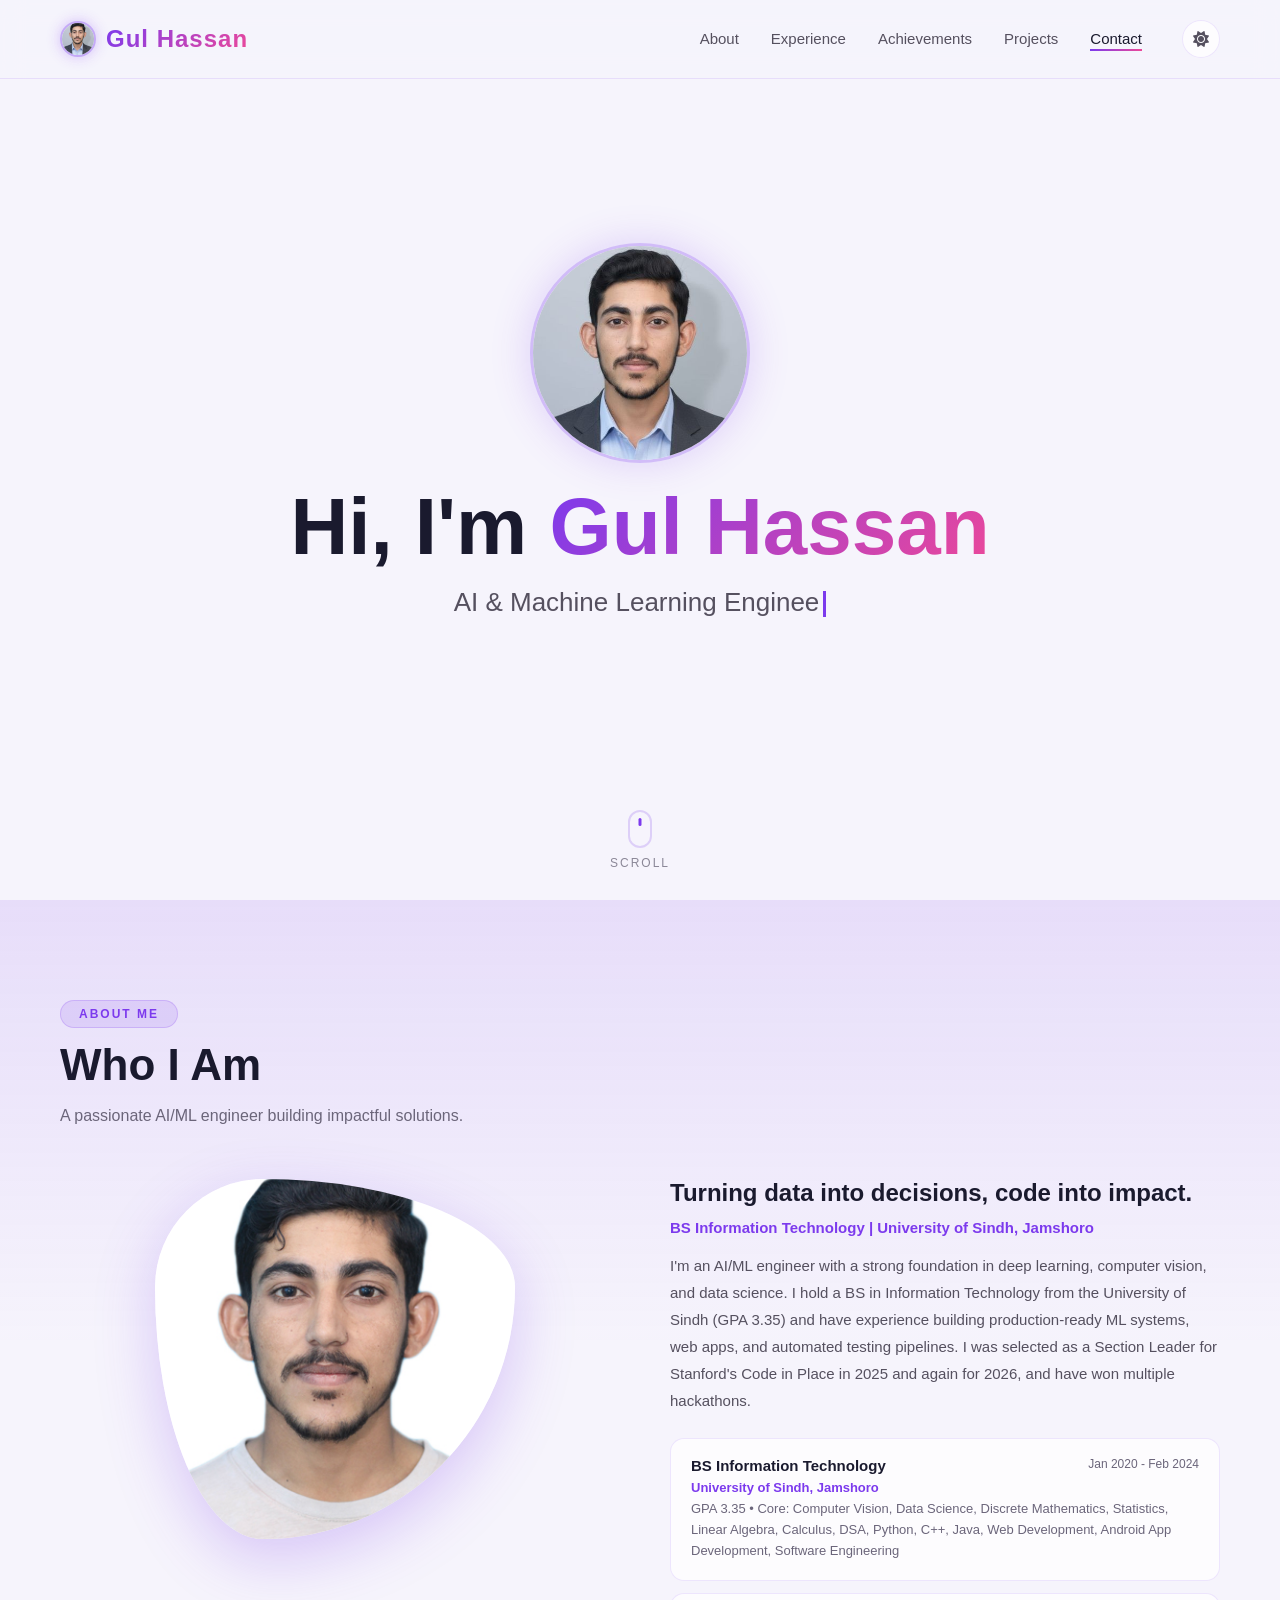
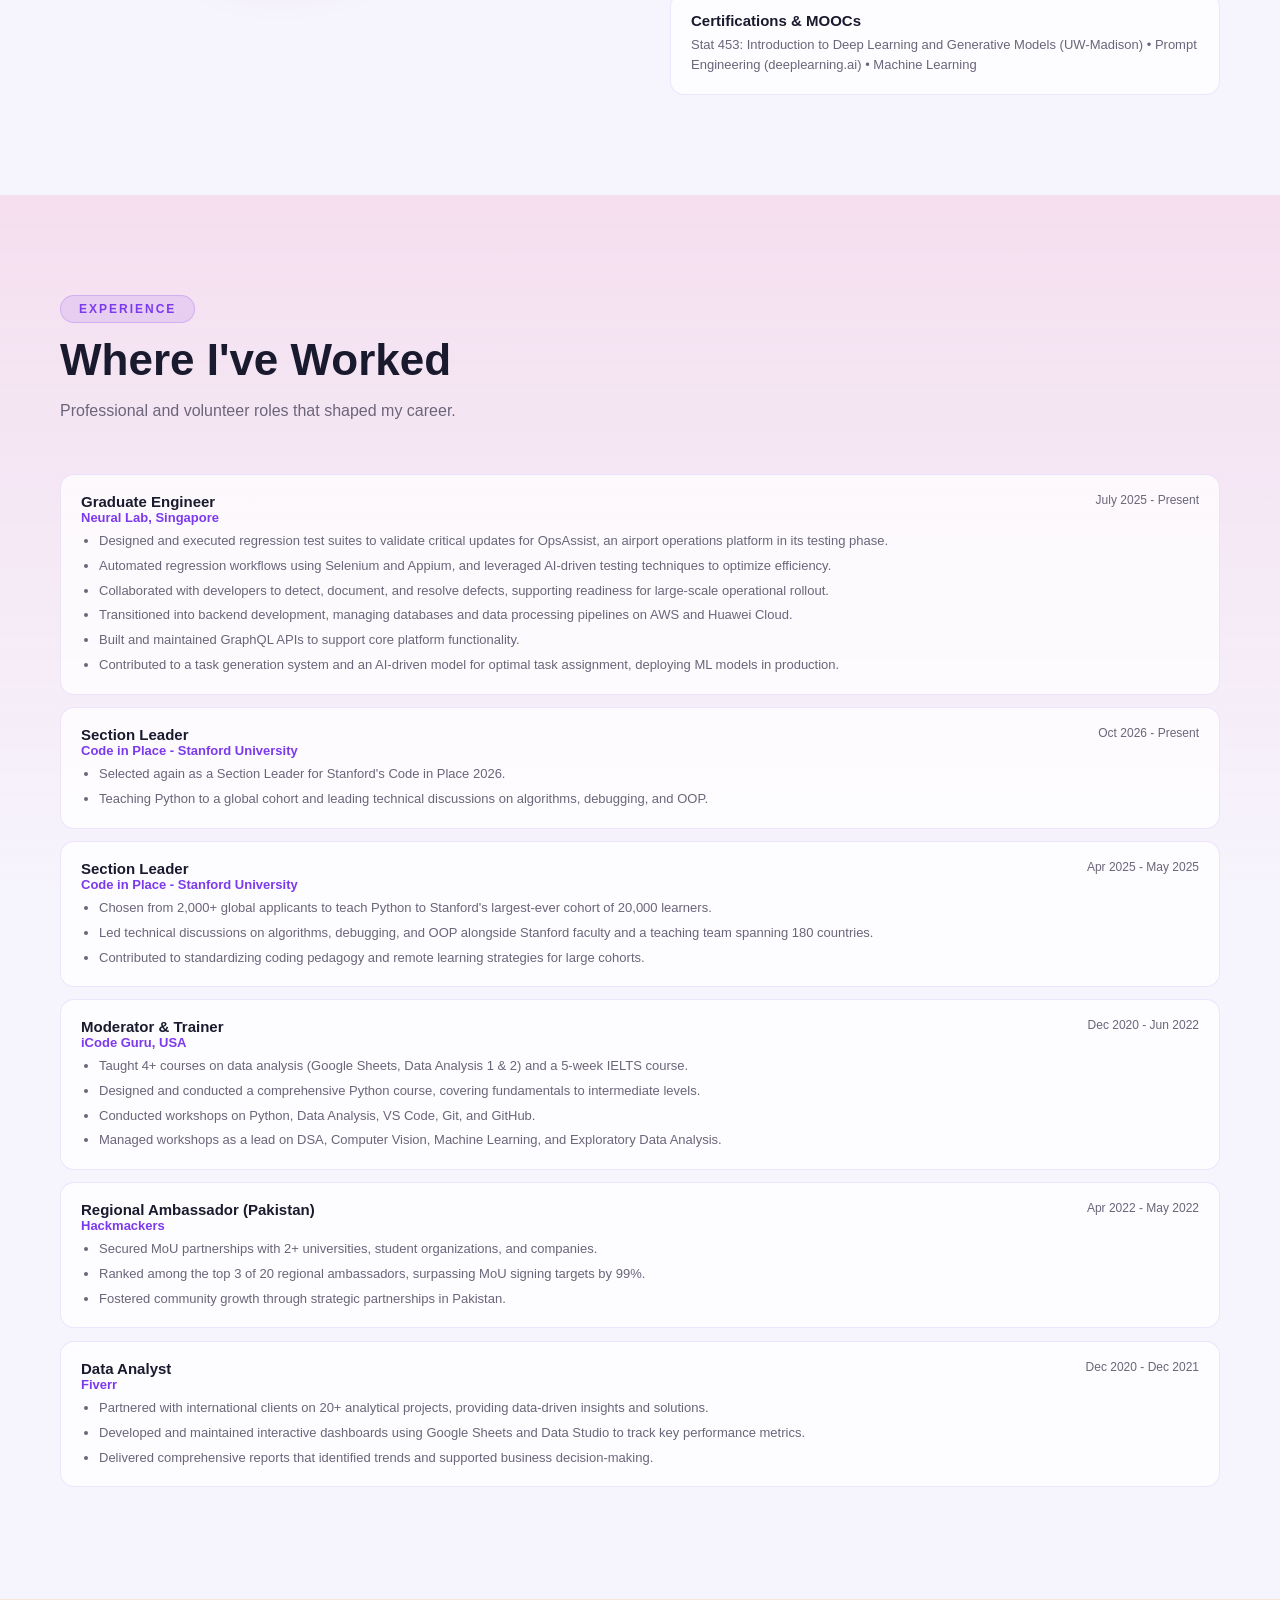
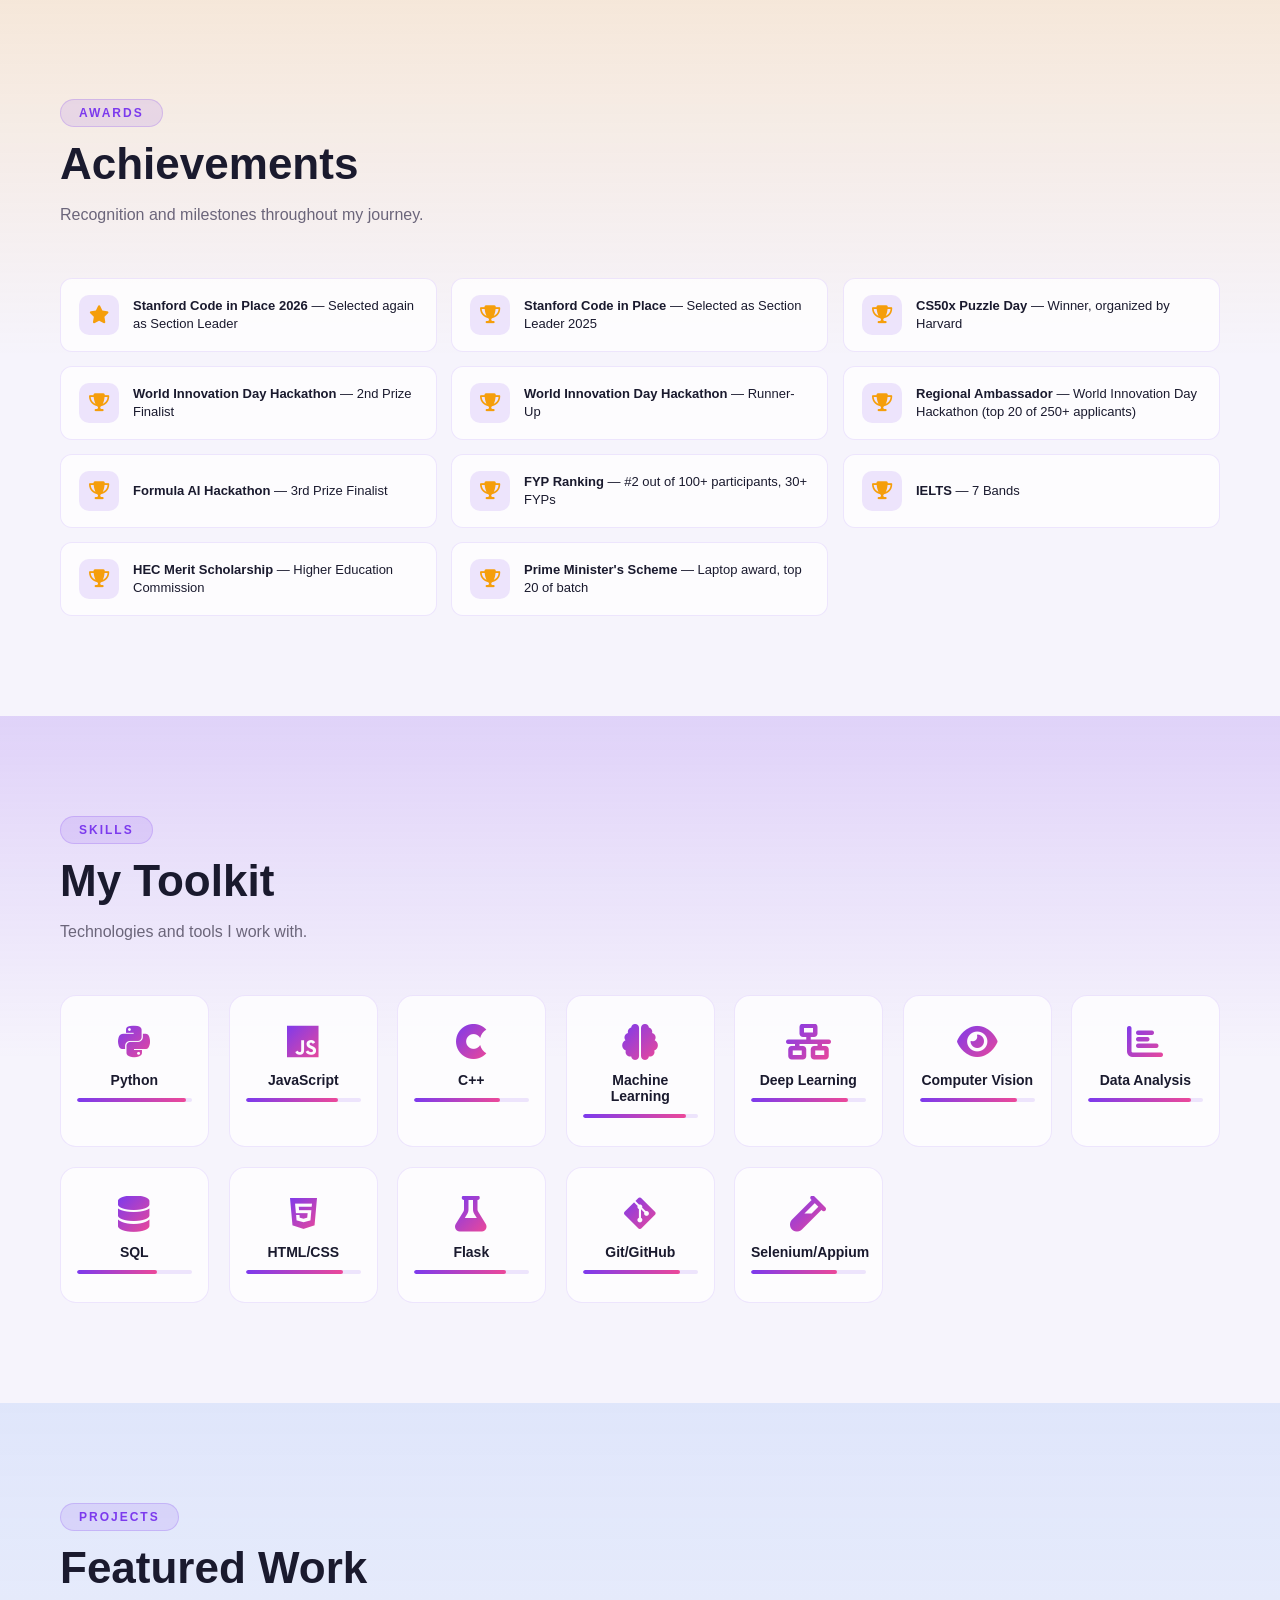
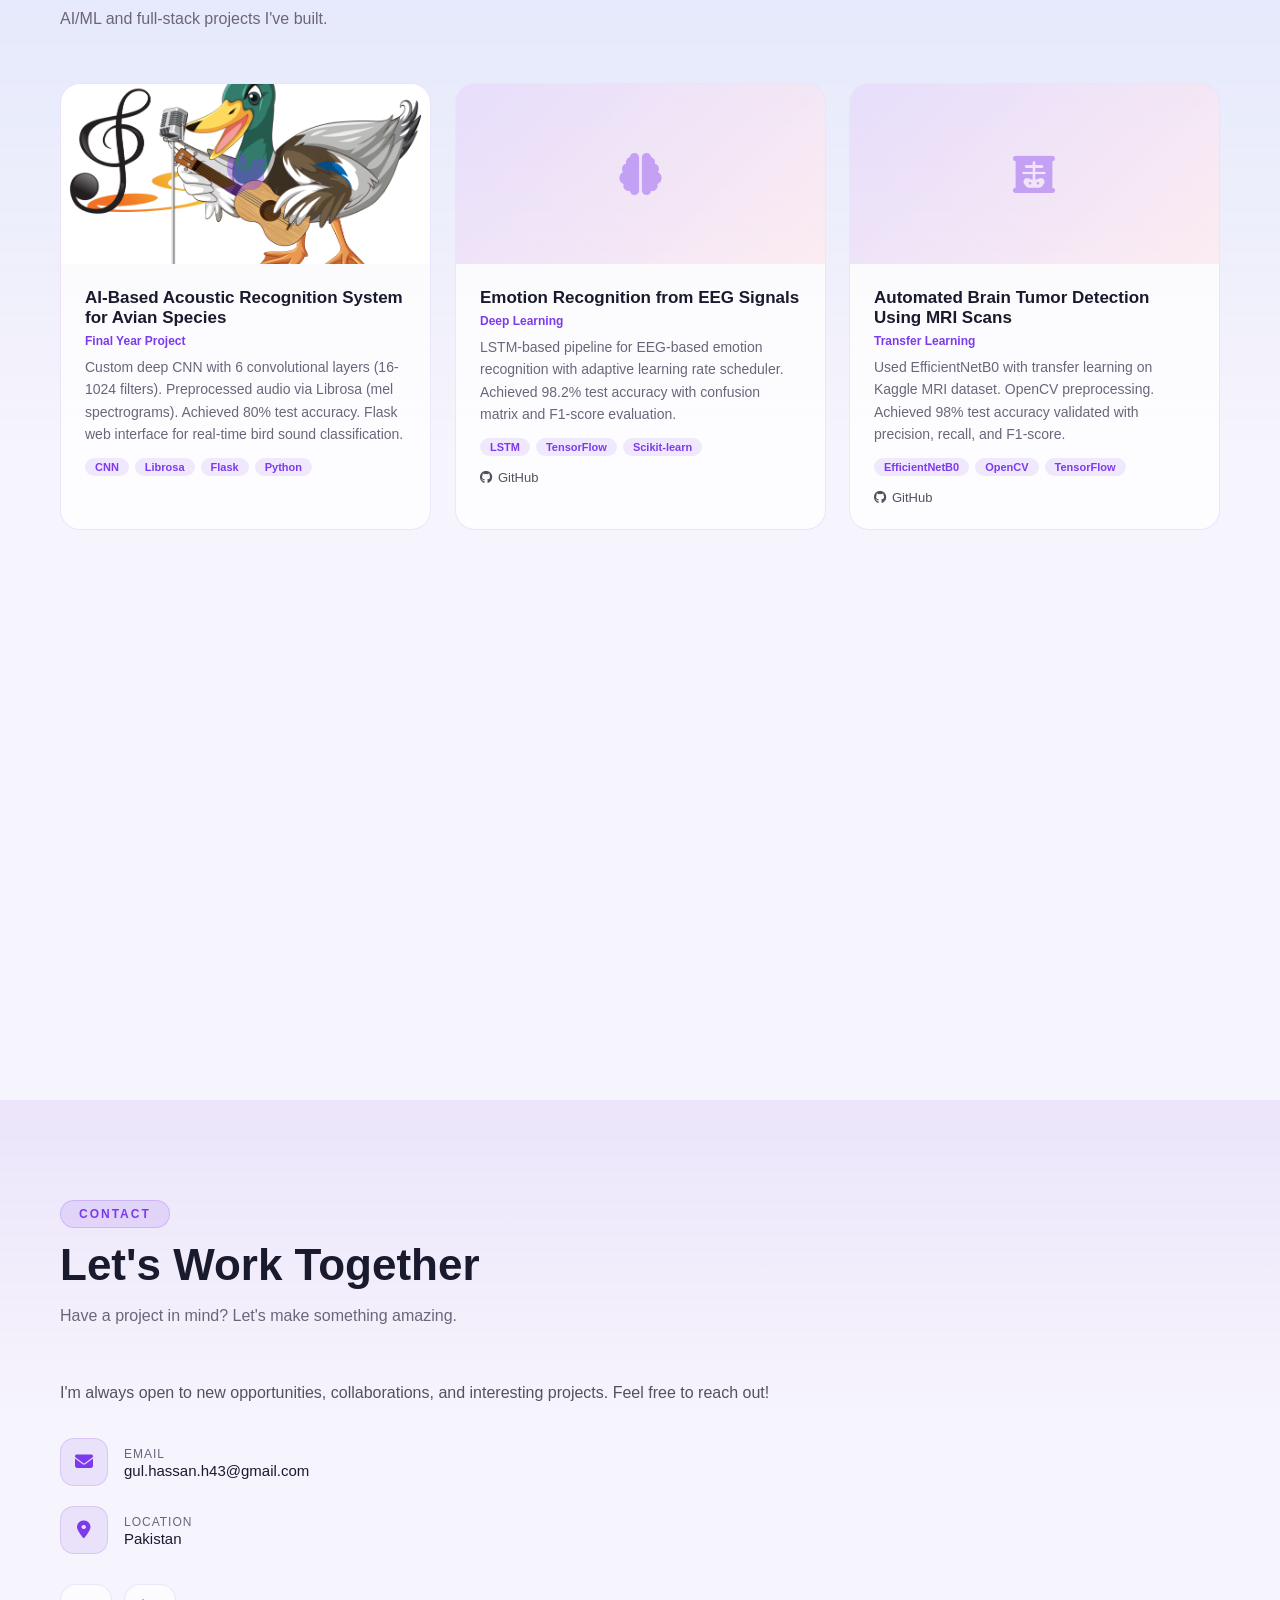
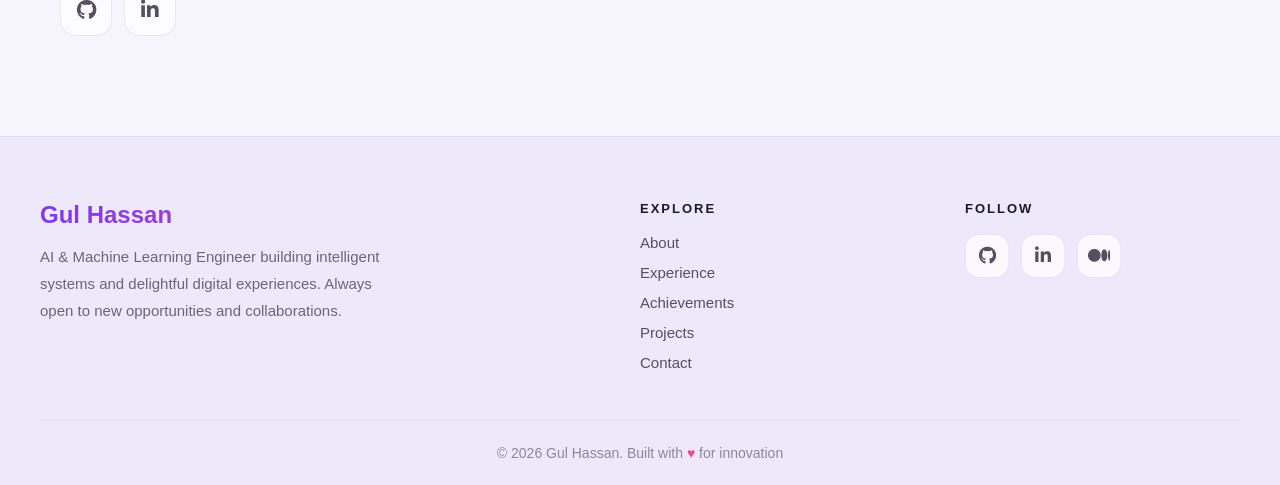
<file: pre_index.html>
<!DOCTYPE html>
<html lang="en">
<head>
  <meta charset="UTF-8" />
  <meta name="viewport" content="width=device-width, initial-scale=1.0" />
  <title>Gul Hassan | Portfolio</title>
  <link rel="icon" type="image/png" href="assets/img/profile-icon.png" />
  <link rel="apple-touch-icon" href="assets/img/profile-icon.png" />
  <link rel="stylesheet" href="https://cdnjs.cloudflare.com/ajax/libs/font-awesome/6.5.0/css/all.min.css" />
  <script>
    (function () {
      var t = null;
      try { t = localStorage.getItem('theme'); } catch (e) {}
      if (t !== 'light' && t !== 'dark') {
        t = (window.matchMedia && window.matchMedia('(prefers-color-scheme: dark)').matches) ? 'dark' : 'light';
      }
      document.documentElement.setAttribute('data-theme', t);
    })();
  </script>
  <style>
    :root {
      color-scheme: dark;
      --bg: #07050e;
      --bg-card: rgba(124,58,237,0.04);
      --bg-card-hover: rgba(124,58,237,0.10);
      --text: #f0eff5;
      --text-muted: #8b8797;
      --text-dim: #9f9aab;
      --text-nav: #a8a2b8;
      --text-nav-hover: #fff;
      --border: rgba(124,58,237,0.10);
      --border-hover: rgba(124,58,237,0.30);
      --scrollbar-track: #07050e;
      --nav-bg: rgba(7,5,14,0.88);
      --navbar-bg: rgba(15, 10, 30, 0.92);
      --btn-outline-color: #f0eff5;
      --btn-outline-border: rgba(124,58,237,0.25);
      --input-bg: rgba(124,58,237,0.06);
      --input-border: rgba(124,58,237,0.15);
      --input-focus-bg: rgba(124,58,237,0.08);
      --footer-border: rgba(124,58,237,0.08);
      --footer-text: #6b657a;
      --social-bg: rgba(124,58,237,0.05);
      --social-border: rgba(124,58,237,0.12);
      --scroll-color: #5f5970;
      --mouse-border: rgba(124,58,237,0.25);
      --shadow-color: rgba(0,0,0,0.6);
      --card-shadow: rgba(124,58,237,0.15);
    }

    [data-theme="light"] {
      color-scheme: light;
      --bg: #f6f4fc;
      --bg-card: rgba(255,255,255,0.75);
      --bg-card-hover: rgba(124,58,237,0.06);
      --text: #1a1a2e;
      --text-muted: #6b657a;
      --text-dim: #55505f;
      --text-nav: #55505f;
      --text-nav-hover: #1a1a2e;
      --border: rgba(124,58,237,0.12);
      --border-hover: rgba(124,58,237,0.25);
      --scrollbar-track: #e4e0ee;
      --nav-bg: rgba(246,244,252,0.90);
      --navbar-bg: rgba(246,244,252,0.90);
      --btn-outline-color: #1a1a2e;
      --btn-outline-border: rgba(124,58,237,0.20);
      --input-bg: rgba(255,255,255,0.85);
      --input-border: rgba(124,58,237,0.15);
      --input-focus-bg: rgba(124,58,237,0.04);
      --footer-border: rgba(124,58,237,0.08);
      --footer-text: #8b8797;
      --social-bg: rgba(255,255,255,0.7);
      --social-border: rgba(124,58,237,0.12);
      --scroll-color: #8b8797;
      --mouse-border: rgba(124,58,237,0.20);
      --shadow-color: rgba(124,58,237,0.08);
      --card-shadow: rgba(124,58,237,0.10);
    }

    * {
      margin: 0;
      padding: 0;
      box-sizing: border-box;
    }

    body {
      font-family: 'Segoe UI', Tahoma, Geneva, Verdana, sans-serif;
      background: var(--bg);
      color: var(--text);
      overflow-x: hidden;
      scroll-behavior: smooth;
      transition: background 0.4s, color 0.4s;
    }

    ::-webkit-scrollbar { width: 6px; }
    ::-webkit-scrollbar-track { background: var(--scrollbar-track); }
    ::-webkit-scrollbar-thumb { background: linear-gradient(180deg, #7c3aed, #ec4899); border-radius: 3px; }



    #progress-bar {
      position: fixed;
      top: 0;
      left: 0;
      height: 3px;
      background: linear-gradient(90deg, #7c3aed, #ec4899, #f59e0b);
      z-index: 200;
      width: 0;
      transition: width 0.1s linear;
    }

    .tilt-card {
      transform-style: preserve-3d;
      will-change: transform;
      position: relative;
      transition: box-shadow 0.3s;
    }
    .tilt-card .tilt-glow {
      position: absolute;
      top: 0;
      left: 0;
      width: 100%;
      height: 100%;
      border-radius: inherit;
      pointer-events: none;
      opacity: 0;
      transition: opacity 0.4s;
      background: radial-gradient(circle at 50% 50%, rgba(124,58,237,0.15), transparent 70%);
    }
    .tilt-card:hover .tilt-glow {
      opacity: 1;
    }

    nav {
      position: fixed;
      top: 0;
      width: 100%;
      padding: 20px 60px;
      display: flex;
      justify-content: space-between;
      align-items: center;
      z-index: 100;
      background: var(--navbar-bg);
      backdrop-filter: blur(12px);
      border-bottom: 1px solid rgba(124, 58, 237, 0.12);
      transition: background 0.4s, padding 0.4s;
    }
    nav.scrolled {
      background: var(--nav-bg);
      padding: 12px 60px;
      border-bottom-color: rgba(124, 58, 237, 0.2);
      box-shadow: 0 2px 30px var(--shadow-color);
    }
    .logo {
      font-size: 24px;
      font-weight: 800;
      letter-spacing: 1px;
      display: flex;
      align-items: center;
      gap: 10px;
    }
    .logo span {
      background: linear-gradient(135deg, #7c3aed, #ec4899);
      -webkit-background-clip: text;
      -webkit-text-fill-color: transparent;
    }
    .logo img {
      width: 36px;
      height: 36px;
      border-radius: 50%;
      object-fit: cover;
      border: 2px solid rgba(124, 58, 237, 0.4);
      box-shadow: 0 0 14px rgba(124, 58, 237, 0.3);
    }
    .nav-links {
      display: flex;
      gap: 32px;
      list-style: none;
      align-items: center;
    }
    .nav-links a { color: var(--text-nav); text-decoration: none; font-size: 15px; font-weight: 500; transition: color 0.3s; position: relative; }
    .nav-links a::after {
      content: ''; position: absolute; bottom: -4px; left: 0; width: 0;
      height: 2px; background: linear-gradient(90deg, #7c3aed, #ec4899); transition: width 0.3s;
    }
    .nav-links a:hover, .nav-links a.active { color: var(--text-nav-hover); }
    .nav-links a:hover::after, .nav-links a.active::after { width: 100%; }

    .theme-toggle {
      background: var(--bg-card);
      border: 1px solid var(--border);
      color: var(--text-nav);
      width: 38px;
      height: 38px;
      border-radius: 50%;
      display: flex;
      align-items: center;
      justify-content: center;
      cursor: pointer;
      font-size: 16px;
      transition: all 0.3s;
      margin-left: 8px;
    }
    .theme-toggle:hover {
      background: var(--bg-card-hover);
      border-color: var(--border-hover);
      color: var(--text-nav-hover);
    }

    .hero {
      min-height: 100vh;
      display: flex;
      flex-direction: column;
      justify-content: center;
      align-items: center;
      text-align: center;
      position: relative;
      z-index: 1;
      padding: 0 20px;
    }
    .hero-avatar {
      width: 220px;
      height: 220px;
      border-radius: 50%;
      object-fit: cover;
      object-position: center 18%;
      border: 3px solid rgba(124, 58, 237, 0.3);
      box-shadow: 0 0 40px rgba(124, 58, 237, 0.2);
      margin-bottom: 20px;
      animation: fadeDown 0.8s ease;
    }
    .hero-avatar-placeholder {
      width: 220px;
      height: 220px;
      border-radius: 50%;
      background: linear-gradient(135deg, #7c3aed, #ec4899);
      display: flex;
      align-items: center;
      justify-content: center;
      font-size: 80px;
      color: rgba(255,255,255,0.3);
      margin-bottom: 20px;
      animation: fadeDown 0.8s ease;
    }
    .hero-badge {
      display: inline-block;
      padding: 8px 22px;
      border-radius: 50px;
      background: rgba(124, 58, 237, 0.15);
      border: 1px solid rgba(124, 58, 237, 0.3);
      color: #7c3aed;
      font-size: 14px;
      font-weight: 600;
      letter-spacing: 1px;
      margin-bottom: 24px;
      animation: fadeDown 0.8s ease;
    }
    .hero h1 {
      font-size: clamp(42px, 8vw, 80px);
      font-weight: 800;
      line-height: 1.1;
      margin-bottom: 16px;
      animation: fadeUp 0.8s ease 0.2s both;
    }
    .hero h1 span {
      background: linear-gradient(135deg, #7c3aed, #ec4899, #f59e0b);
      -webkit-background-clip: text;
      -webkit-text-fill-color: transparent;
      background-size: 200% 200%;
      animation: gradientShift 4s ease infinite;
    }
    .typewriter {
      font-size: clamp(18px, 2.5vw, 26px);
      color: var(--text-nav);
      min-height: 1.5em;
      margin-bottom: 32px;
      animation: fadeUp 0.8s ease 0.4s both;
    }
    .typewriter .cursor {
      display: inline-block;
      width: 3px;
      height: 1em;
      background: #7c3aed;
      margin-left: 4px;
      animation: blink 0.8s step-end infinite;
      vertical-align: text-bottom;
    }
    .hero-buttons {
      display: flex;
      gap: 16px;
      flex-wrap: wrap;
      justify-content: center;
      animation: fadeUp 0.8s ease 0.6s both;
    }
    .btn {
      padding: 14px 36px;
      border-radius: 50px;
      font-size: 15px;
      font-weight: 600;
      text-decoration: none;
      transition: all 0.3s ease;
      display: inline-flex;
      align-items: center;
      gap: 10px;
      cursor: pointer;
      border: none;
    }
    .btn-primary {
      background: linear-gradient(135deg, #7c3aed, #ec4899);
      color: #fff;
      box-shadow: 0 4px 25px rgba(124, 58, 237, 0.35);
    }
    .btn-primary:hover {
      transform: translateY(-3px) scale(1.03);
      box-shadow: 0 8px 40px rgba(124, 58, 237, 0.5);
    }
    .btn-outline {
      background: transparent;
      color: var(--btn-outline-color);
      border: 2px solid var(--btn-outline-border);
    }
    .btn-outline:hover {
      border-color: #7c3aed;
      color: var(--text-nav-hover);
      transform: translateY(-3px);
      box-shadow: 0 0 30px rgba(124, 58, 237, 0.2);
    }

    .scroll-indicator {
      position: absolute;
      bottom: 30px;
      display: flex;
      flex-direction: column;
      align-items: center;
      gap: 8px;
      color: var(--scroll-color);
      font-size: 12px;
      letter-spacing: 2px;
      animation: bounce 2s infinite;
    }
    .scroll-indicator .mouse {
      width: 24px;
      height: 38px;
      border: 2px solid var(--mouse-border);
      border-radius: 12px;
      position: relative;
    }
    .scroll-indicator .mouse::after {
      content: '';
      position: absolute;
      top: 6px;
      left: 50%;
      transform: translateX(-50%);
      width: 3px;
      height: 8px;
      background: #7c3aed;
      border-radius: 2px;
      animation: scrollWheel 1.5s ease infinite;
    }

    section {
      position: relative;
      z-index: 1;
      padding: 100px max(60px, calc((100vw - 1200px)/2));
      transition: background 0.6s ease;
    }
    .section-label {
      display: inline-block;
      padding: 6px 18px;
      border-radius: 50px;
      background: rgba(124, 58, 237, 0.12);
      border: 1px solid rgba(124, 58, 237, 0.2);
      color: #7c3aed;
      font-size: 12px;
      font-weight: 700;
      letter-spacing: 2px;
      text-transform: uppercase;
      margin-bottom: 12px;
    }
    .section-title {
      font-size: clamp(28px, 4vw, 44px);
      font-weight: 800;
      margin-bottom: 12px;
    }
    .section-sub {
      color: var(--text-muted);
      font-size: 16px;
      max-width: 600px;
      margin-bottom: 50px;
      line-height: 1.7;
    }

    .about-grid {
      display: grid;
      grid-template-columns: 1fr 1fr;
      gap: 60px;
      align-items: start;
    }
    .about-image {
      position: relative;
    }
    .about-image .avatar {
      width: 100%;
      max-width: 360px;
      aspect-ratio: 1;
      border-radius: 30% 70% 70% 30% / 30% 30% 70% 70%;
      background: linear-gradient(135deg, #7c3aed, #ec4899);
      display: flex;
      align-items: center;
      justify-content: center;
      font-size: 120px;
      color: rgba(255,255,255,0.2);
      animation: morphBlob 8s ease-in-out infinite;
      margin: 0 auto;
      object-fit: cover;
      box-shadow: 0 20px 60px rgba(124, 58, 237, 0.25);
    }
    .about-image .avatar i {
      -webkit-text-fill-color: rgba(255,255,255,0.25);
      filter: drop-shadow(0 0 20px rgba(124,58,237,0.3));
    }
    .about-text h3 {
      font-size: 24px;
      margin-bottom: 12px;
    }
    .about-text .tagline {
      color: #7c3aed;
      font-size: 15px;
      font-weight: 600;
      margin-bottom: 16px;
    }
    .about-text p {
      color: var(--text-dim);
      line-height: 1.8;
      margin-bottom: 24px;
      font-size: 15px;
    }

    .exp-item {
      background: var(--bg-card);
      border: 1px solid var(--border);
      border-radius: 14px;
      padding: 18px 20px;
      margin-bottom: 12px;
      transition: all 0.3s;
      position: relative;
    }
    .exp-item:hover {
      background: var(--bg-card-hover);
      border-color: rgba(124, 58, 237, 0.15);
    }
    .exp-item .exp-header {
      display: flex;
      justify-content: space-between;
      align-items: flex-start;
      margin-bottom: 6px;
    }
    .exp-item .exp-title {
      font-weight: 700;
      font-size: 15px;
    }
    .exp-item .exp-company {
      color: #7c3aed;
      font-size: 13px;
      font-weight: 600;
    }
    .exp-item .exp-date {
      color: var(--text-muted);
      font-size: 12px;
      white-space: nowrap;
    }
    .exp-item .exp-desc {
      color: var(--text-muted);
      font-size: 13px;
      line-height: 1.6;
      margin-top: 4px;
    }
    .exp-item .exp-desc ul {
      list-style: disc;
      margin: 4px 0 0 18px;
      padding: 0;
    }
    .exp-item .exp-desc ul li {
      margin-bottom: 4px;
    }
    .exp-item .exp-desc ul li:last-child {
      margin-bottom: 0;
    }

    .skills-grid {
      display: grid;
      grid-template-columns: repeat(auto-fit, minmax(140px, 1fr));
      gap: 20px;
    }
    .skill-card {
      background: var(--bg-card);
      border: 1px solid var(--border);
      border-radius: 16px;
      padding: 28px 16px;
      text-align: center;
      transition: all 0.4s;
      cursor: default;
      position: relative;
    }
    .skill-card:hover {
      background: var(--bg-card-hover);
      border-color: var(--border-hover);
      box-shadow: 0 20px 60px var(--card-shadow);
    }
    .skill-card i {
      font-size: 36px;
      margin-bottom: 12px;
      background: linear-gradient(135deg, #7c3aed, #ec4899);
      -webkit-background-clip: text;
      -webkit-text-fill-color: transparent;
    }
    .skill-card .name {
      font-size: 14px;
      font-weight: 600;
    }
    .skill-card .level {
      margin-top: 10px;
      height: 4px;
      background: var(--border);
      border-radius: 2px;
      overflow: hidden;
    }
    .skill-card .level .fill {
      height: 100%;
      border-radius: 2px;
      background: linear-gradient(90deg, #7c3aed, #ec4899);
      width: 0;
      transition: width 1s ease;
    }

    .projects-grid {
      display: grid;
      grid-template-columns: repeat(auto-fit, minmax(300px, 1fr));
      gap: 24px;
    }
    .project-card {
      background: var(--bg-card);
      border: 1px solid var(--border);
      border-radius: 20px;
      overflow: hidden;
      transition: all 0.4s;
      position: relative;
    }
    .project-card:hover {
      border-color: var(--border-hover);
      box-shadow: 0 20px 60px var(--card-shadow);
    }
    .project-thumb {
      height: 180px;
      background: linear-gradient(135deg, rgba(124,58,237,0.15), rgba(255,101,132,0.1));
      display: flex;
      align-items: center;
      justify-content: center;
      font-size: 42px;
      color: rgba(124,58,237,0.4);
      position: relative;
      overflow: hidden;
    }
    .project-thumb img {
      position: absolute;
      inset: 0;
      width: 100%;
      height: 100%;
      object-fit: cover;
      transition: transform 0.4s ease;
    }
    .project-card:hover .project-thumb img {
      transform: scale(1.05);
    }
    .project-thumb i {
      position: relative;
      z-index: 1;
    }
    .project-body {
      padding: 24px;
    }
    .project-body h4 {
      font-size: 17px;
      margin-bottom: 6px;
    }
    .project-body .tech {
      color: #7c3aed;
      font-size: 12px;
      font-weight: 600;
      margin-bottom: 8px;
    }
    .project-body p {
      color: var(--text-muted);
      font-size: 14px;
      line-height: 1.6;
      margin-bottom: 12px;
    }
    .project-tags {
      display: flex;
      gap: 6px;
      flex-wrap: wrap;
    }
    .project-tags span {
      padding: 3px 10px;
      border-radius: 50px;
      background: rgba(124, 58, 237, 0.1);
      color: #7c3aed;
      font-size: 11px;
      font-weight: 600;
    }
    .project-links {
      margin-top: 14px;
      display: flex;
      gap: 14px;
    }
    .project-links a {
      color: var(--text-nav);
      font-size: 13px;
      text-decoration: none;
      transition: color 0.3s;
      display: flex;
      align-items: center;
      gap: 5px;
    }
    .project-links a:hover { color: #7c3aed; }

    .awards-list {
      display: grid;
      grid-template-columns: repeat(auto-fit, minmax(280px, 1fr));
      gap: 14px;
    }
    .award-item {
      background: var(--bg-card);
      border: 1px solid var(--border);
      border-radius: 12px;
      padding: 16px 18px;
      display: flex;
      align-items: center;
      gap: 14px;
      transition: all 0.3s;
      position: relative;
    }
    .award-item:hover {
      background: var(--bg-card-hover);
      border-color: rgba(124, 58, 237, 0.15);
    }
    .award-item .award-icon {
      width: 40px;
      height: 40px;
      border-radius: 10px;
      background: rgba(124, 58, 237, 0.12);
      display: flex;
      align-items: center;
      justify-content: center;
      color: #f59e0b;
      font-size: 18px;
      flex-shrink: 0;
    }
    .award-item .award-text {
      font-size: 13px;
      line-height: 1.4;
    }

    .contact-grid {
      display: grid;
      grid-template-columns: 1fr;
      gap: 50px;
    }
    .contact-info p {
      color: var(--text-dim);
      line-height: 1.8;
      margin-bottom: 30px;
    }
    .contact-item {
      display: flex;
      align-items: center;
      gap: 16px;
      margin-bottom: 20px;
    }
    .contact-item .icon {
      width: 48px;
      height: 48px;
      border-radius: 14px;
      background: rgba(124, 58, 237, 0.1);
      border: 1px solid rgba(124, 58, 237, 0.15);
      display: flex;
      align-items: center;
      justify-content: center;
      color: #7c3aed;
      font-size: 18px;
      flex-shrink: 0;
    }
    .contact-item .info label {
      font-size: 12px;
      color: var(--text-muted);
      text-transform: uppercase;
      letter-spacing: 1px;
    }
    .contact-item .info span {
      display: block;
      font-size: 15px;
      font-weight: 500;
    }
    .contact-item .info a {
      color: var(--text);
      text-decoration: none;
      transition: color 0.3s;
    }
    .contact-item .info a:hover { color: #7c3aed; }

    .social-links {
      display: flex;
      gap: 12px;
      margin-top: 30px;
    }
    .social-links a {
      width: 52px;
      height: 52px;
      border-radius: 16px;
      background: var(--social-bg);
      border: 1px solid var(--social-border);
      display: flex;
      align-items: center;
      justify-content: center;
      color: var(--text-nav);
      font-size: 20px;
      text-decoration: none;
      transition: all 0.3s;
    }
    .social-links a:hover {
      background: rgba(124, 58, 237, 0.15);
      border-color: rgba(124, 58, 237, 0.3);
      color: var(--text-nav-hover);
      transform: translateY(-4px);
    }

    footer {
      position: relative;
      z-index: 1;
      padding: 64px 24px 0;
      border-top: 1px solid var(--footer-border);
      background: rgba(124, 58, 237, 0.06);
    }
    .footer-grid {
      max-width: 1200px;
      margin: 0 auto;
      display: grid;
      grid-template-columns: 2fr 1fr 1fr;
      gap: 50px;
      text-align: left;
    }
    .footer-brand h3 {
      font-size: 24px;
      font-weight: 800;
      margin-bottom: 14px;
      background: linear-gradient(135deg, #7c3aed, #ec4899);
      -webkit-background-clip: text;
      background-clip: text;
      -webkit-text-fill-color: transparent;
    }
    .footer-brand p {
      color: var(--text-muted);
      font-size: 15px;
      line-height: 1.8;
      max-width: 340px;
    }
    .footer-col h4 {
      font-size: 13px;
      font-weight: 700;
      letter-spacing: 2px;
      text-transform: uppercase;
      color: var(--text);
      margin-bottom: 18px;
    }
    .footer-col ul {
      list-style: none;
      display: flex;
      flex-direction: column;
      gap: 12px;
    }
    .footer-col ul a {
      color: var(--text-dim);
      text-decoration: none;
      font-size: 15px;
      transition: color 0.3s, padding-left 0.3s;
    }
    .footer-col ul a:hover {
      color: #7c3aed;
      padding-left: 6px;
    }
    .footer-social {
      display: flex;
      gap: 12px;
    }
    .footer-social a {
      width: 44px;
      height: 44px;
      border-radius: 14px;
      background: var(--social-bg);
      border: 1px solid var(--social-border);
      display: flex;
      align-items: center;
      justify-content: center;
      color: var(--text-nav);
      font-size: 18px;
      text-decoration: none;
      transition: all 0.3s;
    }
    .footer-social a:hover {
      background: rgba(124, 58, 237, 0.15);
      border-color: rgba(124, 58, 237, 0.3);
      color: var(--text-nav-hover);
      transform: translateY(-4px);
    }
    .footer-bottom {
      max-width: 1200px;
      margin: 48px auto 0;
      padding: 24px 0;
      border-top: 1px solid var(--footer-border);
      text-align: center;
      color: var(--footer-text);
      font-size: 14px;
    }
    footer .heart { color: #ec4899; }

    #about { background: linear-gradient(180deg, rgba(124, 58, 237, 0.12) 0%, transparent 50%); }
    #about::before { background: linear-gradient(90deg, #7c3aed, transparent); }
    #experience { background: linear-gradient(180deg, rgba(236, 72, 153, 0.12) 0%, transparent 50%); }
    #experience::before { background: linear-gradient(90deg, #ec4899, transparent); }
    #awards { background: linear-gradient(180deg, rgba(245, 158, 11, 0.14) 0%, transparent 50%); }
    #awards::before { background: linear-gradient(90deg, #f59e0b, transparent); }
    #skills { background: linear-gradient(180deg, rgba(124, 58, 237, 0.18) 0%, transparent 50%); }
    #skills::before { background: linear-gradient(90deg, #7c3aed, transparent); }
    #projects { background: linear-gradient(180deg, rgba(59, 130, 246, 0.12) 0%, transparent 50%); }
    #projects::before { background: linear-gradient(90deg, #3b82f6, transparent); }
    #contact { background: linear-gradient(180deg, rgba(124, 58, 237, 0.08) 0%, transparent 50%); }
    #contact::before { background: linear-gradient(90deg, #7c3aed, transparent); }

    .reveal {
      opacity: 0;
      transform: translateY(40px);
      transition: opacity 0.8s ease, transform 0.8s ease;
    }
    .reveal.visible {
      opacity: 1;
      transform: translateY(0);
    }

    @keyframes fadeUp {
      from { opacity: 0; transform: translateY(30px); }
      to { opacity: 1; transform: translateY(0); }
    }
    @keyframes fadeDown {
      from { opacity: 0; transform: translateY(-20px); }
      to { opacity: 1; transform: translateY(0); }
    }
    @keyframes gradientShift {
      0%, 100% { background-position: 0% 50%; }
      50% { background-position: 100% 50%; }
    }
    @keyframes blink {
      50% { opacity: 0; }
    }
    @keyframes bounce {
      0%, 100% { transform: translateY(0); }
      50% { transform: translateY(8px); }
    }
    @keyframes scrollWheel {
      0% { opacity: 1; transform: translateX(-50%) translateY(0); }
      100% { opacity: 0; transform: translateX(-50%) translateY(10px); }
    }
    @keyframes morphBlob {
      0%, 100% { border-radius: 30% 70% 70% 30% / 30% 30% 70% 70%; }
      25% { border-radius: 58% 42% 75% 25% / 76% 46% 54% 24%; }
      50% { border-radius: 50% 50% 33% 67% / 55% 27% 73% 45%; }
      75% { border-radius: 33% 67% 58% 42% / 63% 68% 32% 37%; }
    }

    @media (max-width: 768px) {
      nav { padding: 16px 24px; }
      nav.scrolled { padding: 10px 24px; }
      .nav-links { gap: 12px; }
      .nav-links a { font-size: 12px; }
      section { padding: 60px 24px; }
      .about-grid { grid-template-columns: 1fr; gap: 40px; }
      .about-image .avatar { max-width: 220px; font-size: 80px; }
      .contact-grid { grid-template-columns: 1fr; gap: 40px; }
      .footer-grid { grid-template-columns: 1fr; gap: 40px; }
      .hero-buttons .btn { padding: 12px 24px; font-size: 13px; }
      .exp-item .exp-header { flex-direction: column; gap: 4px; }
    }
  </style>
</head>
<body>

  <div id="progress-bar"></div>

  <nav id="navbar">
    <div class="logo"><img src="assets/img/new.jpg" alt="Gul Hassan" /><span>Gul Hassan</span></div>
    <ul class="nav-links">
      <li><a href="#about">About</a></li>
      <li><a href="#experience">Experience</a></li>
      <li><a href="#awards">Achievements</a></li>
      <li><a href="#projects">Projects</a></li>
      <li><a href="#contact">Contact</a></li>
      <li><button class="theme-toggle" id="themeToggle" title="Toggle theme"><i class="fas fa-moon"></i></button></li>
    </ul>
  </nav>

  <section class="hero">
    <img src="assets/img/new.jpg" alt="Gul Hassan" class="hero-avatar" onerror="this.style.display='none';document.getElementById('avatarFallback').style.display='flex';">
    <div class="hero-avatar-placeholder" id="avatarFallback" style="display:none"><i class="fas fa-user-astronaut"></i></div>
    <h1>Hi, I'm <span>Gul Hassan</span></h1>
    <div class="typewriter" id="typewriter"></div>
    <div class="scroll-indicator">
      <div class="mouse"></div>
      <span>SCROLL</span>
    </div>
  </section>

  <section id="about">
    <div class="reveal">
      <div class="section-label">About Me</div>
      <h2 class="section-title">Who I Am</h2>
      <p class="section-sub">A passionate AI/ML engineer building impactful solutions.</p>
    </div>
    <div class="about-grid">
      <div class="about-image reveal">
        <img class="avatar" src="assets/img/Hassan.JPG" alt="Gul Hassan" onerror="this.style.display='none';document.getElementById('aboutFallback').style.display='flex'">
        <div class="avatar" id="aboutFallback" style="display:none">
          <i class="fas fa-user-astronaut"></i>
        </div>
      </div>
      <div class="about-text reveal">
        <h3>Turning data into decisions, code into impact.</h3>
        <div class="tagline">BS Information Technology | University of Sindh, Jamshoro</div>
        <p>
          I'm an AI/ML engineer with a strong foundation in deep learning,
          computer vision, and data science. I hold a BS in Information Technology from the University of Sindh
          (GPA 3.35) and have experience building production-ready ML systems, web apps, and automated testing pipelines.
          I was selected as a Section Leader for Stanford's Code in Place in 2025 and again for 2026, and have won multiple hackathons.
        </p>
        <div class="exp-item">
          <div class="exp-header">
            <div class="exp-title">BS Information Technology</div>
            <div class="exp-date">Jan 2020 - Feb 2024</div>
          </div>
          <div class="exp-company">University of Sindh, Jamshoro</div>
          <div class="exp-desc">GPA 3.35 &bull; Core: Computer Vision, Data Science, Discrete Mathematics, Statistics, Linear Algebra, Calculus, DSA, Python, C++, Java, Web Development, Android App Development, Software Engineering</div>
        </div>
        <div class="exp-item" style="margin-bottom:0;">
          <div class="exp-header">
            <div class="exp-title">Certifications &amp; MOOCs</div>
          </div>
          <div class="exp-desc">Stat 453: Introduction to Deep Learning and Generative Models (UW-Madison) &bull; Prompt Engineering (deeplearning.ai) &bull; Machine Learning</div>
        </div>
      </div>
    </div>
  </section>

  <section id="experience">
    <div class="reveal">
      <div class="section-label">Experience</div>
      <h2 class="section-title">Where I've Worked</h2>
      <p class="section-sub">Professional and volunteer roles that shaped my career.</p>
    </div>
    <div class="reveal">
      <div class="exp-item tilt-card">
        <div class="exp-header">
          <div>
            <div class="exp-title">Graduate Engineer</div>
            <div class="exp-company">Neural Lab, Singapore</div>
          </div>
          <div class="exp-date">July 2025 - Present</div>
        </div>
        <div class="exp-desc">
          <ul>
            <li>Designed and executed regression test suites to validate critical updates for OpsAssist, an airport operations platform in its testing phase.</li>
            <li>Automated regression workflows using Selenium and Appium, and leveraged AI-driven testing techniques to optimize efficiency.</li>
            <li>Collaborated with developers to detect, document, and resolve defects, supporting readiness for large-scale operational rollout.</li>
            <li>Transitioned into backend development, managing databases and data processing pipelines on AWS and Huawei Cloud.</li>
            <li>Built and maintained GraphQL APIs to support core platform functionality.</li>
            <li>Contributed to a task generation system and an AI-driven model for optimal task assignment, deploying ML models in production.</li>
          </ul>
        </div>
        <div class="tilt-glow"></div>
      </div>
      <div class="exp-item tilt-card">
        <div class="exp-header">
          <div>
            <div class="exp-title">Section Leader</div>
            <div class="exp-company">Code in Place - Stanford University</div>
          </div>
          <div class="exp-date">Oct 2026 - Present</div>
        </div>
        <div class="exp-desc">
          <ul>
            <li>Selected again as a Section Leader for Stanford's Code in Place 2026.</li>
            <li>Teaching Python to a global cohort and leading technical discussions on algorithms, debugging, and OOP.</li>
          </ul>
        </div>
        <div class="tilt-glow"></div>
      </div>
      <div class="exp-item tilt-card">
        <div class="exp-header">
          <div>
            <div class="exp-title">Section Leader</div>
            <div class="exp-company">Code in Place - Stanford University</div>
          </div>
          <div class="exp-date">Apr 2025 - May 2025</div>
        </div>
        <div class="exp-desc">
          <ul>
            <li>Chosen from 2,000+ global applicants to teach Python to Stanford's largest-ever cohort of 20,000 learners.</li>
            <li>Led technical discussions on algorithms, debugging, and OOP alongside Stanford faculty and a teaching team spanning 180 countries.</li>
            <li>Contributed to standardizing coding pedagogy and remote learning strategies for large cohorts.</li>
          </ul>
        </div>
        <div class="tilt-glow"></div>
      </div>
      <div class="exp-item tilt-card">
        <div class="exp-header">
          <div>
            <div class="exp-title">Moderator & Trainer</div>
            <div class="exp-company">iCode Guru, USA</div>
          </div>
          <div class="exp-date">Dec 2020 - Jun 2022</div>
        </div>
        <div class="exp-desc">
          <ul>
            <li>Taught 4+ courses on data analysis (Google Sheets, Data Analysis 1 &amp; 2) and a 5-week IELTS course.</li>
            <li>Designed and conducted a comprehensive Python course, covering fundamentals to intermediate levels.</li>
            <li>Conducted workshops on Python, Data Analysis, VS Code, Git, and GitHub.</li>
            <li>Managed workshops as a lead on DSA, Computer Vision, Machine Learning, and Exploratory Data Analysis.</li>
          </ul>
        </div>
        <div class="tilt-glow"></div>
      </div>
      <div class="exp-item tilt-card">
        <div class="exp-header">
          <div>
            <div class="exp-title">Regional Ambassador (Pakistan)</div>
            <div class="exp-company">Hackmackers</div>
          </div>
          <div class="exp-date">Apr 2022 - May 2022</div>
        </div>
        <div class="exp-desc">
          <ul>
            <li>Secured MoU partnerships with 2+ universities, student organizations, and companies.</li>
            <li>Ranked among the top 3 of 20 regional ambassadors, surpassing MoU signing targets by 99%.</li>
            <li>Fostered community growth through strategic partnerships in Pakistan.</li>
          </ul>
        </div>
        <div class="tilt-glow"></div>
      </div>
      <div class="exp-item tilt-card">
        <div class="exp-header">
          <div>
            <div class="exp-title">Data Analyst</div>
            <div class="exp-company">Fiverr</div>
          </div>
          <div class="exp-date">Dec 2020 - Dec 2021</div>
        </div>
        <div class="exp-desc">
          <ul>
            <li>Partnered with international clients on 20+ analytical projects, providing data-driven insights and solutions.</li>
            <li>Developed and maintained interactive dashboards using Google Sheets and Data Studio to track key performance metrics.</li>
            <li>Delivered comprehensive reports that identified trends and supported business decision-making.</li>
          </ul>
        </div>
        <div class="tilt-glow"></div>
      </div>
    </div>
  </section>

  <section id="awards">
    <div class="reveal">
      <div class="section-label">Awards</div>
      <h2 class="section-title">Achievements</h2>
      <p class="section-sub">Recognition and milestones throughout my journey.</p>
    </div>
    <div class="awards-list reveal">
      <div class="award-item tilt-card">
        <div class="award-icon"><i class="fas fa-star"></i></div>
        <div class="award-text"><strong>Stanford Code in Place 2026</strong> &mdash; Selected again as Section Leader</div>
        <div class="tilt-glow"></div>
      </div>
      <div class="award-item tilt-card">
        <div class="award-icon"><i class="fas fa-trophy"></i></div>
        <div class="award-text"><strong>Stanford Code in Place</strong> &mdash; Selected as Section Leader 2025</div>
        <div class="tilt-glow"></div>
      </div>
      <div class="award-item tilt-card">
        <div class="award-icon"><i class="fas fa-trophy"></i></div>
        <div class="award-text"><strong>CS50x Puzzle Day</strong> &mdash; Winner, organized by Harvard</div>
        <div class="tilt-glow"></div>
      </div>
      <div class="award-item tilt-card">
        <div class="award-icon"><i class="fas fa-trophy"></i></div>
        <div class="award-text"><strong>World Innovation Day Hackathon</strong> &mdash; 2nd Prize Finalist</div>
        <div class="tilt-glow"></div>
      </div>
      <div class="award-item tilt-card">
        <div class="award-icon"><i class="fas fa-trophy"></i></div>
        <div class="award-text"><strong>World Innovation Day Hackathon</strong> &mdash; Runner-Up</div>
        <div class="tilt-glow"></div>
      </div>
      <div class="award-item tilt-card">
        <div class="award-icon"><i class="fas fa-trophy"></i></div>
        <div class="award-text"><strong>Regional Ambassador</strong> &mdash; World Innovation Day Hackathon (top 20 of 250+ applicants)</div>
        <div class="tilt-glow"></div>
      </div>
      <div class="award-item tilt-card">
        <div class="award-icon"><i class="fas fa-trophy"></i></div>
        <div class="award-text"><strong>Formula AI Hackathon</strong> &mdash; 3rd Prize Finalist</div>
        <div class="tilt-glow"></div>
      </div>
      <div class="award-item tilt-card">
        <div class="award-icon"><i class="fas fa-trophy"></i></div>
        <div class="award-text"><strong>FYP Ranking</strong> &mdash; #2 out of 100+ participants, 30+ FYPs</div>
        <div class="tilt-glow"></div>
      </div>
      <div class="award-item tilt-card">
        <div class="award-icon"><i class="fas fa-trophy"></i></div>
        <div class="award-text"><strong>IELTS</strong> &mdash; 7 Bands</div>
        <div class="tilt-glow"></div>
      </div>
      <div class="award-item tilt-card">
        <div class="award-icon"><i class="fas fa-trophy"></i></div>
        <div class="award-text"><strong>HEC Merit Scholarship</strong> &mdash; Higher Education Commission</div>
        <div class="tilt-glow"></div>
      </div>
      <div class="award-item tilt-card">
        <div class="award-icon"><i class="fas fa-trophy"></i></div>
        <div class="award-text"><strong>Prime Minister's Scheme</strong> &mdash; Laptop award, top 20 of batch</div>
        <div class="tilt-glow"></div>
      </div>
    </div>
  </section>

  <section id="skills">
    <div class="reveal">
      <div class="section-label">Skills</div>
      <h2 class="section-title">My Toolkit</h2>
      <p class="section-sub">Technologies and tools I work with.</p>
    </div>
    <div class="skills-grid">
      <div class="skill-card reveal tilt-card"><i class="fab fa-python"></i><div class="name">Python</div><div class="level"><div class="fill" data-width="95"></div></div><div class="tilt-glow"></div></div>
      <div class="skill-card reveal tilt-card"><i class="fab fa-js"></i><div class="name">JavaScript</div><div class="level"><div class="fill" data-width="80"></div></div><div class="tilt-glow"></div></div>
      <div class="skill-card reveal tilt-card"><i class="fab fa-cuttlefish"></i><div class="name">C++</div><div class="level"><div class="fill" data-width="75"></div></div><div class="tilt-glow"></div></div>
      <div class="skill-card reveal tilt-card"><i class="fas fa-brain"></i><div class="name">Machine Learning</div><div class="level"><div class="fill" data-width="90"></div></div><div class="tilt-glow"></div></div>
      <div class="skill-card reveal tilt-card"><i class="fas fa-network-wired"></i><div class="name">Deep Learning</div><div class="level"><div class="fill" data-width="85"></div></div><div class="tilt-glow"></div></div>
      <div class="skill-card reveal tilt-card"><i class="fas fa-eye"></i><div class="name">Computer Vision</div><div class="level"><div class="fill" data-width="85"></div></div><div class="tilt-glow"></div></div>
      <div class="skill-card reveal tilt-card"><i class="fas fa-chart-bar"></i><div class="name">Data Analysis</div><div class="level"><div class="fill" data-width="90"></div></div><div class="tilt-glow"></div></div>
      <div class="skill-card reveal tilt-card"><i class="fas fa-database"></i><div class="name">SQL</div><div class="level"><div class="fill" data-width="70"></div></div><div class="tilt-glow"></div></div>
      <div class="skill-card reveal tilt-card"><i class="fab fa-html5"></i><div class="name">HTML/CSS</div><div class="level"><div class="fill" data-width="85"></div></div><div class="tilt-glow"></div></div>
      <div class="skill-card reveal tilt-card"><i class="fas fa-flask"></i><div class="name">Flask</div><div class="level"><div class="fill" data-width="80"></div></div><div class="tilt-glow"></div></div>
      <div class="skill-card reveal tilt-card"><i class="fab fa-git-alt"></i><div class="name">Git/GitHub</div><div class="level"><div class="fill" data-width="85"></div></div><div class="tilt-glow"></div></div>
      <div class="skill-card reveal tilt-card"><i class="fas fa-vial"></i><div class="name">Selenium/Appium</div><div class="level"><div class="fill" data-width="75"></div></div><div class="tilt-glow"></div></div>
    </div>
  </section>

  <section id="projects">
    <div class="reveal">
      <div class="section-label">Projects</div>
      <h2 class="section-title">Featured Work</h2>
      <p class="section-sub">AI/ML and full-stack projects I've built.</p>
    </div>
    <div class="projects-grid">
      <div class="project-card reveal tilt-card">
        <div class="project-thumb"><img src="assets/img/voice.jpg" alt="Bird species acoustic recognition" onerror="this.style.display='none'"><i class="fas fa-dove"></i></div>
        <div class="project-body">
          <h4>AI-Based Acoustic Recognition System for Avian Species</h4>
          <div class="tech">Final Year Project</div>
          <p>Custom deep CNN with 6 convolutional layers (16-1024 filters). Preprocessed audio via Librosa (mel spectrograms). Achieved 80% test accuracy. Flask web interface for real-time bird sound classification.</p>
          <div class="project-tags"><span>CNN</span><span>Librosa</span><span>Flask</span><span>Python</span></div>
        </div>
        <div class="tilt-glow"></div>
      </div>
      <div class="project-card reveal tilt-card">
        <div class="project-thumb"><i class="fas fa-brain"></i></div>
        <div class="project-body">
          <h4>Emotion Recognition from EEG Signals</h4>
          <div class="tech">Deep Learning</div>
          <p>LSTM-based pipeline for EEG-based emotion recognition with adaptive learning rate scheduler. Achieved 98.2% test accuracy with confusion matrix and F1-score evaluation.</p>
          <div class="project-tags"><span>LSTM</span><span>TensorFlow</span><span>Scikit-learn</span></div>
          <div class="project-links"><a href="https://github.com/Gulhassan786/Emotions-classification-using-EEG-LSTM-" target="_blank"><i class="fab fa-github"></i> GitHub</a></div>
        </div>
        <div class="tilt-glow"></div>
      </div>
      <div class="project-card reveal tilt-card">
        <div class="project-thumb"><i class="fas fa-x-ray"></i></div>
        <div class="project-body">
          <h4>Automated Brain Tumor Detection Using MRI Scans</h4>
          <div class="tech">Transfer Learning</div>
          <p>Used EfficientNetB0 with transfer learning on Kaggle MRI dataset. OpenCV preprocessing. Achieved 98% test accuracy validated with precision, recall, and F1-score.</p>
          <div class="project-tags"><span>EfficientNetB0</span><span>OpenCV</span><span>TensorFlow</span></div>
          <div class="project-links"><a href="https://github.com/Gulhassan786/brain-tumor-classification-transfer-learning" target="_blank"><i class="fab fa-github"></i> GitHub</a></div>
        </div>
        <div class="tilt-glow"></div>
      </div>
      <div class="project-card reveal tilt-card">
        <div class="project-thumb"><img src="assets/img/sentiment.jpg" alt="Sentiment classification" onerror="this.style.display='none'"><i class="fas fa-smile"></i></div>
        <div class="project-body">
          <h4>Sentiment Classification with Computational Linguistics</h4>
          <div class="tech">NLP</div>
          <p>SVM model selected from 5 algorithms (0.89 F1-score). NLP pipeline for text sentiment preprocessing. Streamlit web interface for real-time prediction.</p>
          <div class="project-tags"><span>SVM</span><span>NLTK</span><span>Streamlit</span></div>
          <div class="project-links"><a href="https://github.com/Gulhassan786/Sentiment-Analysis" target="_blank"><i class="fab fa-github"></i> GitHub</a><a href="https://sentiment-detection.streamlit.app/" target="_blank"><i class="fas fa-external-link-alt"></i> Web App</a></div>
        </div>
        <div class="tilt-glow"></div>
      </div>
      <div class="project-card reveal tilt-card">
        <div class="project-thumb"><img src="assets/img/handdigit.png" alt="Handwritten digit recognition" onerror="this.style.display='none'"><i class="fas fa-pen"></i></div>
        <div class="project-body">
          <h4>Intelligent Handwritten Digit Recognition</h4>
          <div class="tech">Computer Vision</div>
          <p>MNIST preprocessing via normalization and resizing. SVM classifier achieving 97.82% test accuracy. Deployed on Hugging Face via Streamlit.</p>
          <div class="project-tags"><span>SVM</span><span>MNIST</span><span>Hugging Face</span></div>
          <div class="project-links"><a href="https://huggingface.co/spaces/Gul-Hassan/Digit-recognation" target="_blank"><i class="fas fa-external-link-alt"></i> Web App</a></div>
        </div>
        <div class="tilt-glow"></div>
      </div>
    </div>
  </section>

  <section id="contact">
    <div class="reveal">
      <div class="section-label">Contact</div>
      <h2 class="section-title">Let's Work Together</h2>
      <p class="section-sub">Have a project in mind? Let's make something amazing.</p>
    </div>
    <div class="contact-grid">
      <div class="contact-info reveal">
        <p>I'm always open to new opportunities, collaborations, and interesting projects. Feel free to reach out!</p>
        <div class="contact-item">
          <div class="icon"><i class="fas fa-envelope"></i></div>
          <div class="info">
            <label>Email</label>
            <span><a href="mailto:gul.hassan.h43@gmail.com">gul.hassan.h43@gmail.com</a></span>
          </div>
        </div>
        <div class="contact-item">
          <div class="icon"><i class="fas fa-map-marker-alt"></i></div>
          <div class="info">
            <label>Location</label>
            <span>Pakistan</span>
          </div>
        </div>
        <div class="social-links">
          <a href="https://github.com/Gulhassan786" target="_blank" title="GitHub"><i class="fab fa-github"></i></a>
          <a href="https://www.linkedin.com/in/gul-hassan-7b188b202/" target="_blank" title="LinkedIn"><i class="fab fa-linkedin-in"></i></a>
        </div>
      </div>
    </div>
  </section>

  <footer>
    <div class="footer-grid">
      <div class="footer-brand">
        <h3>Gul Hassan</h3>
        <p>AI & Machine Learning Engineer building intelligent systems and delightful digital experiences. Always open to new opportunities and collaborations.</p>
      </div>
      <div class="footer-col">
        <h4>Explore</h4>
        <ul>
          <li><a href="#about">About</a></li>
          <li><a href="#experience">Experience</a></li>
          <li><a href="#awards">Achievements</a></li>
          <li><a href="#projects">Projects</a></li>
          <li><a href="#contact">Contact</a></li>
        </ul>
      </div>
      <div class="footer-col">
        <h4>Follow</h4>
        <div class="footer-social">
          <a href="https://github.com/Gulhassan786" target="_blank" title="GitHub"><i class="fab fa-github"></i></a>
          <a href="https://www.linkedin.com/in/gul-hassan-7b188b202/" target="_blank" title="LinkedIn"><i class="fab fa-linkedin-in"></i></a>
          <a href="https://medium.com/@gulhassanh49" target="_blank" title="Medium"><i class="fab fa-medium"></i></a>
        </div>
      </div>
    </div>
    <div class="footer-bottom">
      &copy; 2026 Gul Hassan. Built with <span class="heart">&hearts;</span> for innovation
    </div>
  </footer>

  <script>
    const phrases = [
      'AI & Machine Learning Engineer',
      'Deep Learning Specialist',
      'Computer Vision Enthusiast',
      'Hackathon Champion'
    ];
    let phraseIndex = 0, charIndex = 0, isDeleting = false;
    const tw = document.getElementById('typewriter');

    function typeEffect() {
      const current = phrases[phraseIndex];
      if (!isDeleting) {
        tw.innerHTML = current.substring(0, charIndex + 1) + '<span class="cursor"></span>';
        charIndex++;
        if (charIndex === current.length) { isDeleting = true; setTimeout(typeEffect, 2000); return; }
        setTimeout(typeEffect, 80);
      } else {
        tw.innerHTML = current.substring(0, charIndex) + '<span class="cursor"></span>';
        charIndex--;
        if (charIndex < 0) { isDeleting = false; charIndex = 0; phraseIndex = (phraseIndex + 1) % phrases.length; setTimeout(typeEffect, 500); return; }
        setTimeout(typeEffect, 40);
      }
    }
    typeEffect();

    window.addEventListener('scroll', () => {
      document.getElementById('navbar').classList.toggle('scrolled', window.scrollY > 50);
    });

    const revealEls = document.querySelectorAll('.reveal');
    const observer = new IntersectionObserver((entries) => {
      entries.forEach(e => { if (e.isIntersecting) e.target.classList.add('visible'); });
    }, { threshold: 0.1 });
    revealEls.forEach(el => observer.observe(el));

    const skillObserver = new IntersectionObserver((entries) => {
      entries.forEach(e => {
        if (e.isIntersecting) {
          const fill = e.target.querySelector('.fill');
          if (fill) fill.style.width = fill.dataset.width + '%';
        }
      });
    }, { threshold: 0.3 });
    document.querySelectorAll('.skill-card').forEach(c => skillObserver.observe(c));

    document.querySelectorAll('a[href^="#"]').forEach(anchor => {
      anchor.addEventListener('click', function(e) {
        e.preventDefault();
        const t = document.querySelector(this.getAttribute('href'));
        if (t) t.scrollIntoView({ behavior: 'smooth', block: 'start' });
      });
    });

    window.addEventListener('scroll', () => {
      const s = window.scrollY;
      document.querySelectorAll('.hero h1, .hero .typewriter, .hero .hero-buttons').forEach(el => {
        el.style.transform = `translateY(${s * 0.15}px)`;
        el.style.opacity = Math.max(0, 1 - s / 500);
      });
      document.querySelector('.scroll-indicator').style.opacity = Math.max(0, 1 - s / 300);
    });

    // ===== SCROLL PROGRESS BAR =====
    const progressBar = document.getElementById('progress-bar');
    window.addEventListener('scroll', () => {
      const h = document.documentElement.scrollHeight - window.innerHeight;
      progressBar.style.width = `${(window.scrollY / h) * 100}%`;
    });

    // ===== 3D TILT EFFECT =====
    document.querySelectorAll('.tilt-card').forEach(card => {
      card.addEventListener('mousemove', e => {
        const rect = card.getBoundingClientRect();
        const x = e.clientX - rect.left;
        const y = e.clientY - rect.top;
        const cx = rect.width / 2;
        const cy = rect.height / 2;
        const rotateX = ((y - cy) / cy) * -8;
        const rotateY = ((x - cx) / cx) * 8;
        card.style.transform = `perspective(800px) rotateX(${rotateX}deg) rotateY(${rotateY}deg) scale3d(1.02,1.02,1.02)`;
        const glow = card.querySelector('.tilt-glow');
        if (glow) glow.style.background = `radial-gradient(circle at ${x}px ${y}px, rgba(124,58,237,0.2), transparent 70%)`;
      });
      card.addEventListener('mouseleave', () => {
        card.style.transform = 'perspective(800px) rotateX(0) rotateY(0) scale3d(1,1,1)';
        const glow = card.querySelector('.tilt-glow');
        if (glow) glow.style.background = '';
      });
    });

    // ===== ACTIVE NAV LINK ON SCROLL =====
    const sections = document.querySelectorAll('section[id]');
    const navLinks = document.querySelectorAll('.nav-links a[href^="#"]');
    const sectionObserver = new IntersectionObserver((entries) => {
      entries.forEach(e => {
        if (e.isIntersecting) {
          navLinks.forEach(link => {
            link.classList.toggle('active', link.getAttribute('href') === '#' + e.target.id);
          });
        }
      });
    }, { rootMargin: '-30% 0px -60% 0px' });
    sections.forEach(s => sectionObserver.observe(s));

    // ===== THEME TOGGLE =====
    const toggle = document.getElementById('themeToggle');
    const icon = toggle.querySelector('i');
    const root = document.documentElement;

    function setThemeIcon() {
      icon.className = root.getAttribute('data-theme') === 'light' ? 'fas fa-sun' : 'fas fa-moon';
    }
    setThemeIcon();

    toggle.addEventListener('click', () => {
      const next = root.getAttribute('data-theme') === 'light' ? 'dark' : 'light';
      root.setAttribute('data-theme', next);
      try { localStorage.setItem('theme', next); } catch (e) {}
      setThemeIcon();
    });

    const colorScheme = window.matchMedia('(prefers-color-scheme: dark)');
    colorScheme.addEventListener('change', (e) => {
      let saved = null;
      try { saved = localStorage.getItem('theme'); } catch (err) {}
      if (saved !== 'light' && saved !== 'dark') {
        root.setAttribute('data-theme', e.matches ? 'dark' : 'light');
        setThemeIcon();
      }
    });
  </script>

</body>
</html>
</file>
